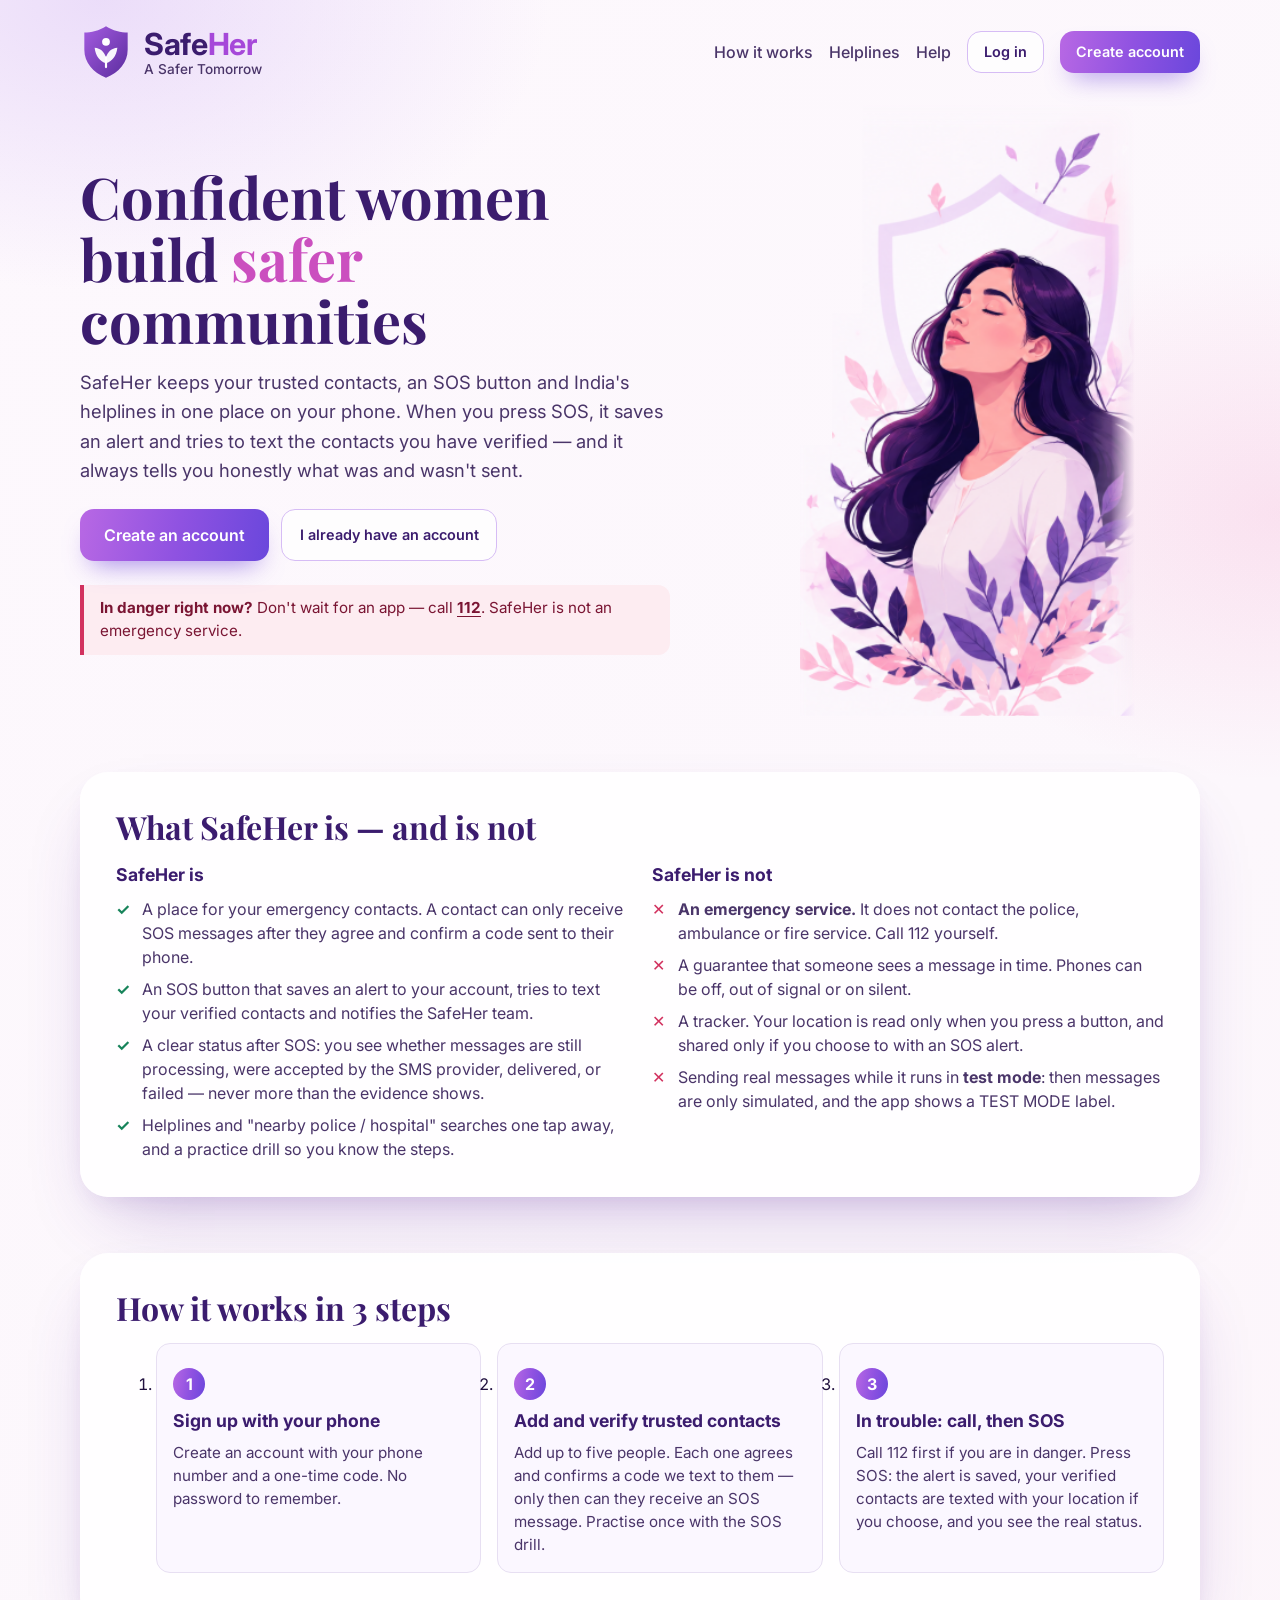
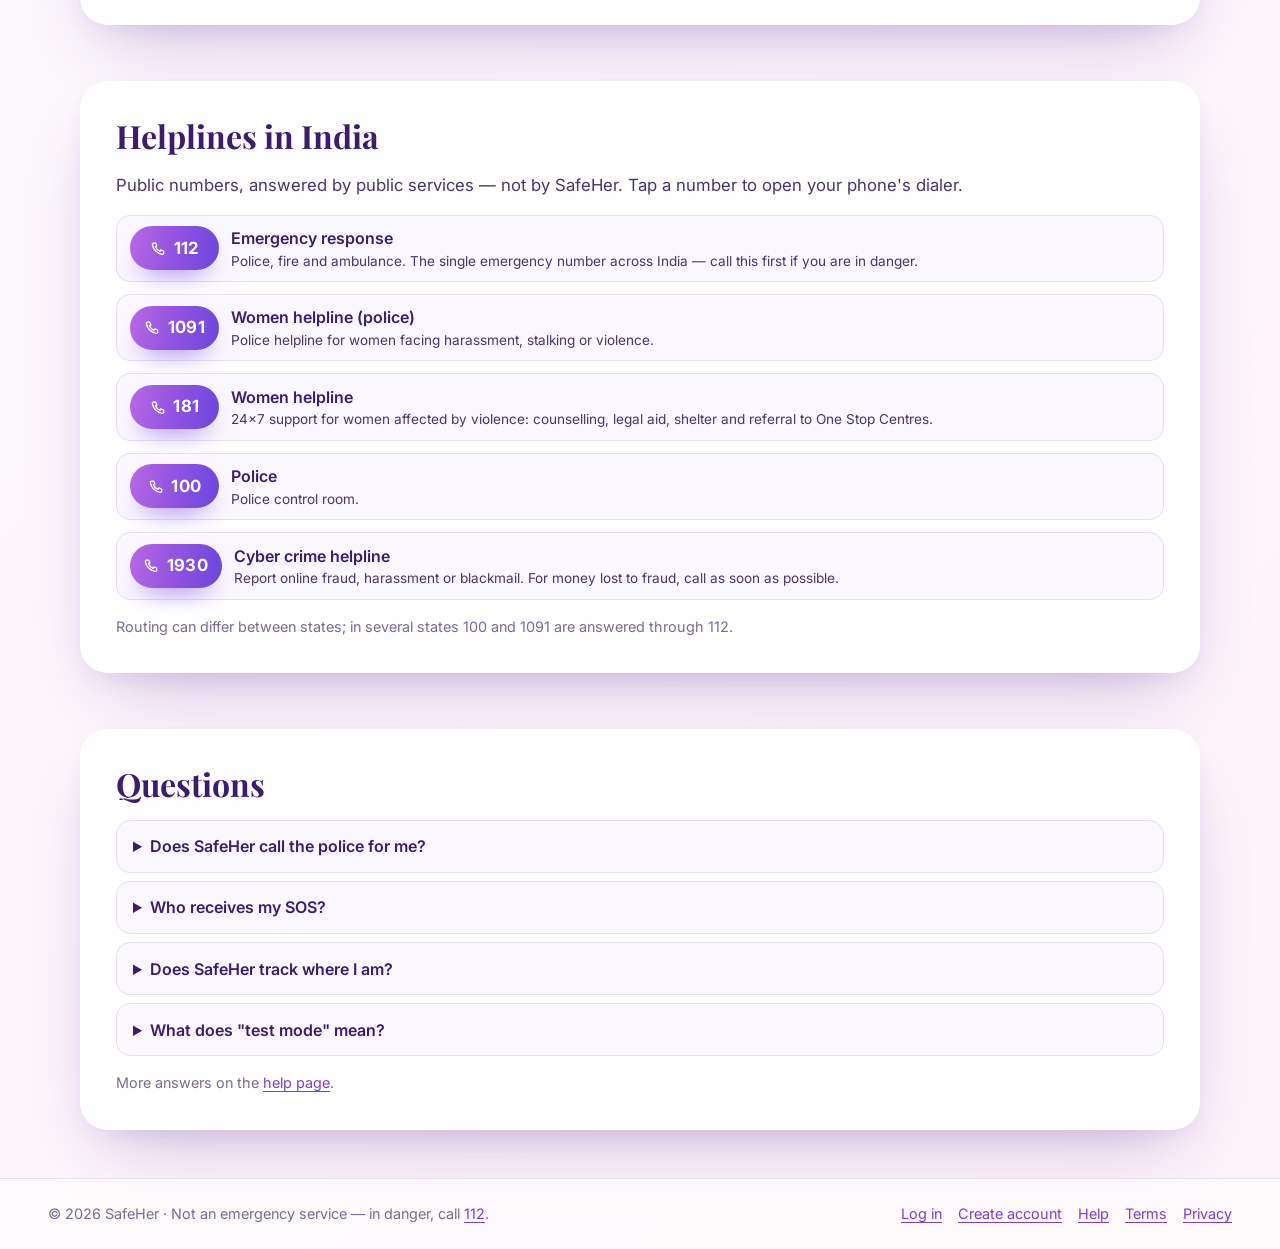
<file: index.html>
<!doctype html>
<html lang="en">
<head>
  <meta charset="utf-8">
  <meta name="viewport" content="width=device-width, initial-scale=1">
  <title>SafeHer</title>
  <script>
    // Live Server opens the project root. Send the browser to the public landing page, and use "localhost" rather than
    // "127.0.0.1": Firebase phone sign-in only works on authorised domains, and the API's CORS list expects localhost.
    (function () {
      var host = location.hostname === "127.0.0.1" ? "localhost" : location.hostname;
      var target = location.protocol + "//" + host + (location.port ? ":" + location.port : "") + "/frontend/home.html";
      location.replace(target);
    })();
  </script>
  <style>
    body { margin: 0; min-height: 100vh; display: grid; place-items: center; font-family: system-ui, sans-serif; background: #faf7fd; color: #2a1846; }
    a { color: #7c3aed; }
  </style>
</head>
<body>
  <p>Opening SafeHer… If nothing happens, open <a href="frontend/home.html">the home page</a>.</p>
</body>
</html>
</file>
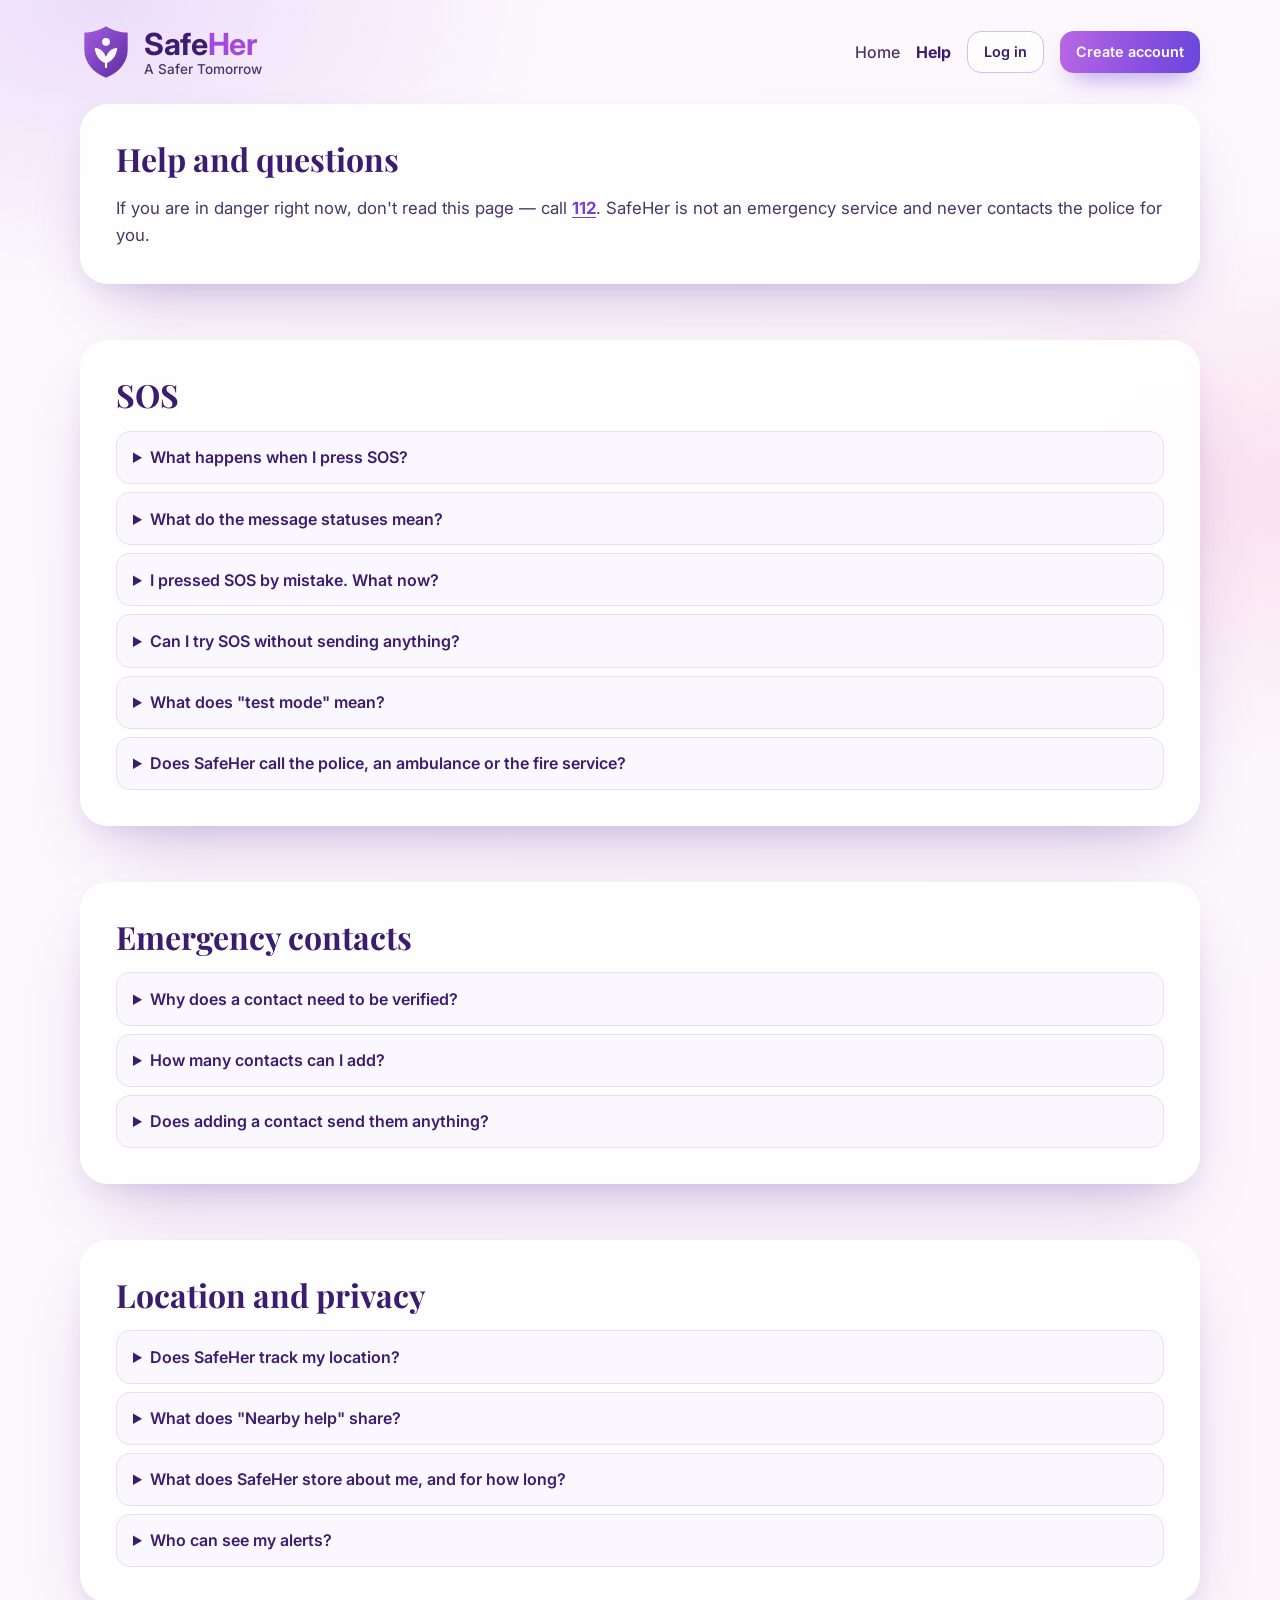
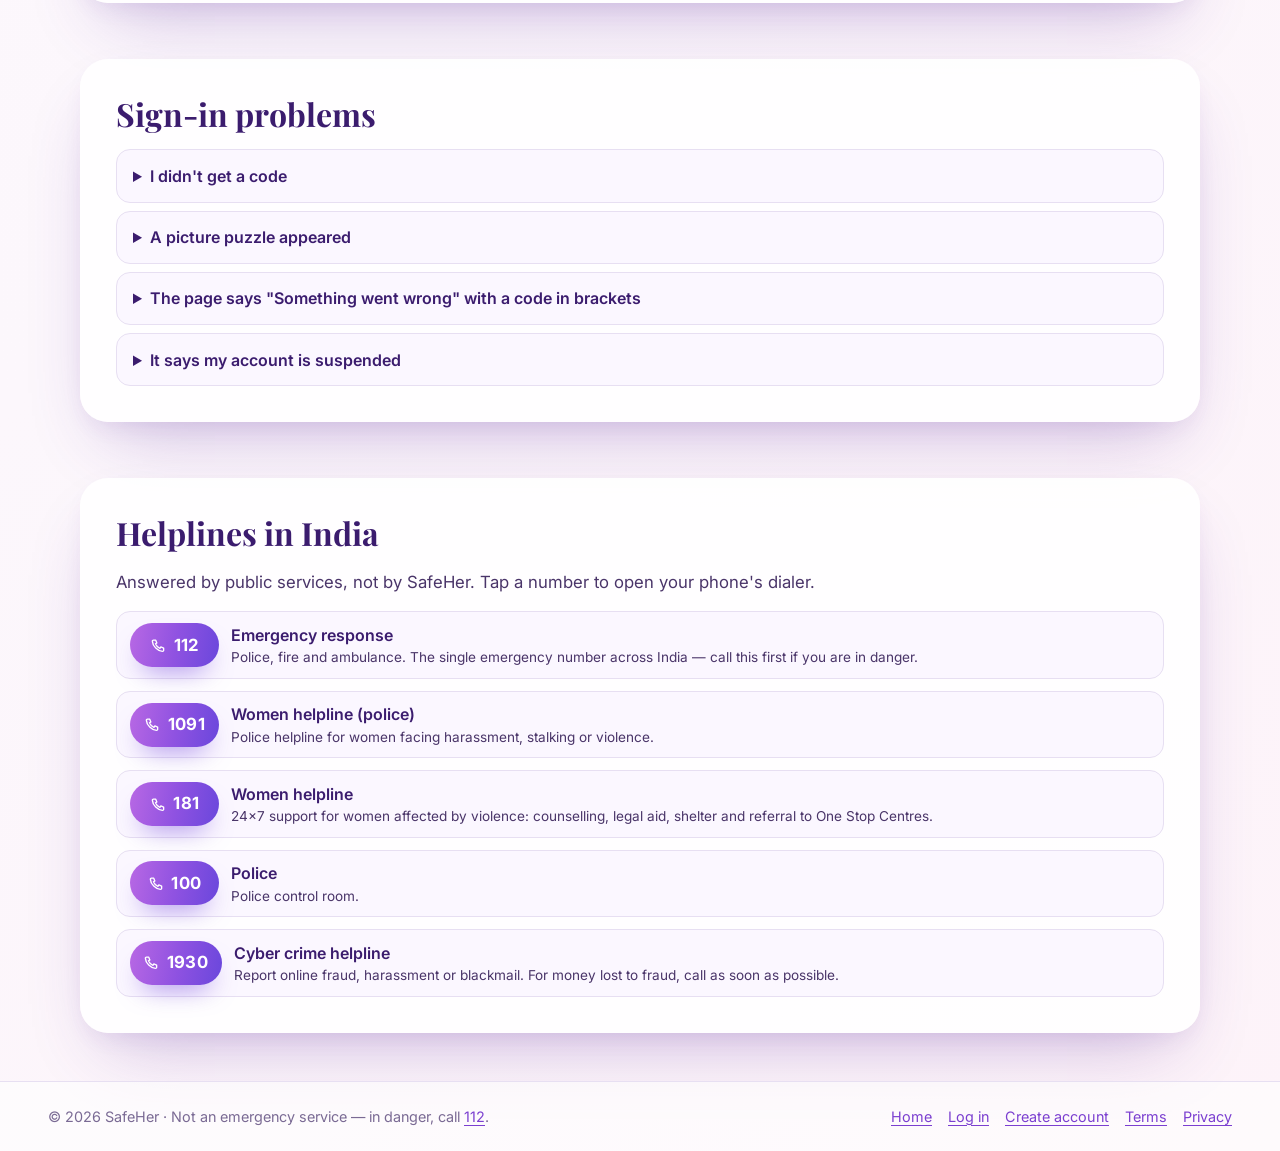
<file: frontend/help.html>
<!doctype html>
<html lang="en">
<head>
  <meta charset="utf-8">
  <meta name="viewport" content="width=device-width, initial-scale=1">
  <title>Help · SafeHer</title>
  <meta name="description" content="Answers about SafeHer: SOS, emergency contacts, location, test mode, privacy and sign-in problems.">
  <meta name="theme-color" content="#f6edff">
  <link rel="icon" type="image/svg+xml" href="assets/icons/logo.svg">
  <link rel="preconnect" href="https://fonts.googleapis.com">
  <link rel="preconnect" href="https://fonts.gstatic.com" crossorigin>
  <link rel="stylesheet" href="https://fonts.googleapis.com/css2?family=Inter:wght@400;500;600;700&family=Playfair+Display:wght@700;800&display=swap">
  <link rel="stylesheet" href="css/styles.css">
  <link rel="stylesheet" href="css/helplines.css">
  <link rel="stylesheet" href="css/public.css">
</head>
<body>
  <a class="skip-link" href="#main">Skip to content</a>
  <div class="pub">
    <div class="pub-glow" aria-hidden="true"></div>

    <header class="pub-header">
      <a class="brand__link" href="home.html" aria-label="SafeHer home">
        <img class="brand__logo" src="assets/icons/logo.svg" alt="" width="52" height="56">
        <span class="brand__text">
          <span class="brand__name">Safe<span>Her</span></span>
          <span class="brand__tagline">A Safer Tomorrow</span>
        </span>
      </a>
      <nav class="pub-nav" aria-label="Site">
        <a class="pub-nav__link" href="home.html">Home</a>
        <a class="pub-nav__link" href="help.html" aria-current="page">Help</a>
        <a class="btn btn--outline" href="login.html">Log in</a>
        <a class="btn btn--primary" href="register.html">Create account</a>
      </nav>
    </header>

    <main class="pub-main" id="main">
      <section class="pub-card" aria-labelledby="help-title">
        <h1 class="pub-h2" id="help-title">Help and questions</h1>
        <p class="pub-lead">If you are in danger right now, don't read this page — call <a href="#" data-emergency-call><strong data-emergency-number></strong></a>. SafeHer is not an emergency service and never contacts the police for you.</p>
      </section>

      <section class="pub-card" aria-labelledby="sos-q">
        <h2 class="pub-h2" id="sos-q">SOS</h2>
        <div class="faq">
          <details>
            <summary>What happens when I press SOS?</summary>
            <ul>
              <li>An alert is saved to your account, even if your location can't be found.</li>
              <li>SafeHer tries to text every emergency contact who has agreed and verified their number. Your location is included only if you ticked "Share my current location".</li>
              <li>The alert appears in the SafeHer admin console, and registered admin devices get a short notice. The console may not be watched at all times.</li>
              <li>You then see two separate things: <strong>Alert created</strong>, and the message status.</li>
            </ul>
          </details>
          <details>
            <summary>What do the message statuses mean?</summary>
            <ul>
              <li><strong>Processing</strong> — messages are still being sent or retried.</li>
              <li><strong>Nobody was messaged</strong> — none of your contacts is verified and has agreed yet.</li>
              <li><strong>Test only — nothing sent</strong> — SafeHer is in test mode; messages are simulated.</li>
              <li><strong>Accepted by SMS provider</strong> — the SMS service took the message. That does not prove the person received it.</li>
              <li><strong>Delivered</strong> — the SMS service reported delivery to the phone.</li>
              <li><strong>Partially delivered</strong> / <strong>Delivery failed</strong> — some or all messages could not be sent. Call your contacts yourself.</li>
            </ul>
          </details>
          <details>
            <summary>I pressed SOS by mistake. What now?</summary>
            <p>Press <strong>Cancel this alert</strong> on the SOS screen or in Recent activity. Messages that were not sent yet are stopped. Messages already sent cannot be recalled, so you may want to tell your contacts you are safe.</p>
          </details>
          <details>
            <summary>Can I try SOS without sending anything?</summary>
            <p>Yes. On the dashboard, press <strong>Practise SOS (drill)</strong>. It walks through the same steps, creates no alert, sends nothing and does not dial any number. Finishing it ticks the "Get ready" checklist.</p>
          </details>
          <details>
            <summary>What does "test mode" mean?</summary>
            <p>While SafeHer runs in test mode, every SOS message and verification code is simulated: nothing is sent to anyone. The app shows a TEST MODE label wherever this matters.</p>
          </details>
          <details>
            <summary>Does SafeHer call the police, an ambulance or the fire service?</summary>
            <p>No, never. Call <span data-emergency-number></span> or one of the helplines below yourself.</p>
          </details>
        </div>
      </section>

      <section class="pub-card" aria-labelledby="contacts-q">
        <h2 class="pub-h2" id="contacts-q">Emergency contacts</h2>
        <div class="faq">
          <details>
            <summary>Why does a contact need to be verified?</summary>
            <p>So messages go only to a correct number belonging to someone who agreed to receive them. You tick that the person agreed, then SafeHer texts them a 6-digit code which they read back to you. Your own sign-in never verifies someone else's number.</p>
          </details>
          <details>
            <summary>How many contacts can I add?</summary>
            <p>Up to five. Changing a contact's phone number removes their verification, so they need to confirm the new number.</p>
          </details>
          <details>
            <summary>Does adding a contact send them anything?</summary>
            <p>No. Only pressing <strong>Verify</strong> sends them a code (simulated in test mode), and only an SOS sends them an alert message.</p>
          </details>
        </div>
      </section>

      <section class="pub-card" aria-labelledby="privacy-q">
        <h2 class="pub-h2" id="privacy-q">Location and privacy</h2>
        <div class="faq">
          <details>
            <summary>Does SafeHer track my location?</summary>
            <p>No. Your browser's location is read only when you press a button that needs it — "Show my current location", "Use my location" under Nearby help, or SOS with "Share my current location" ticked. It is saved only in that last case, as part of the alert.</p>
          </details>
          <details>
            <summary>What does "Nearby help" share?</summary>
            <p>It opens a Google Maps search in a new tab, so Google sees your search. If you pressed "Use my location" first, Google also sees those coordinates. SafeHer itself sends and stores nothing for this.</p>
          </details>
          <details>
            <summary>What does SafeHer store about me, and for how long?</summary>
            <ul>
              <li>Your name, verified phone number and the date you accepted the terms.</li>
              <li>Your emergency contacts (name, number, relationship, whether they verified and agreed).</li>
              <li>Your SOS alerts with their message status, and your location only if you chose to share it. Closed alerts are deleted automatically after the retention period (90 days by default).</li>
              <li>Incident reports you file, and whether you finished an SOS drill.</li>
            </ul>
            <p>Deleting your whole account from inside the app is not available yet.</p>
          </details>
          <details>
            <summary>Who can see my alerts?</summary>
            <p>You, and the SafeHer administrators. Lists show administrators only masked numbers; opening an alert's details (including any location) is recorded in an audit log.</p>
          </details>
        </div>
      </section>

      <section class="pub-card" aria-labelledby="signin-q">
        <h2 class="pub-h2" id="signin-q">Sign-in problems</h2>
        <div class="faq">
          <details>
            <summary>I didn't get a code</summary>
            <p>Check the country and the number, then wait 30 seconds and press <strong>Resend code</strong>. If no code arrives after that, SMS to your number may not be available right now; try again later.</p>
          </details>
          <details>
            <summary>A picture puzzle appeared</summary>
            <p>That is Google's reCAPTCHA check, which protects the sign-in from abuse. Complete it and the code is sent.</p>
          </details>
          <details>
            <summary>The page says "Something went wrong" with a code in brackets</summary>
            <p>Reload the page completely (Ctrl+F5 on a computer) and try again. If it happens again, note the code in brackets — it tells the SafeHer team what failed.</p>
          </details>
          <details>
            <summary>It says my account is suspended</summary>
            <p>An administrator has paused the account, and it can't be used until they reactivate it.</p>
          </details>
        </div>
      </section>

      <section class="pub-card" id="helplines" aria-labelledby="helplines-title">
        <h2 class="pub-h2" id="helplines-title">Helplines in India</h2>
        <p class="pub-lead">Answered by public services, not by SafeHer. Tap a number to open your phone's dialer.</p>
        <ul class="helplines helplines--spaced" id="helplines-list" aria-label="Helpline numbers"></ul>
      </section>
    </main>

    <footer class="pub-footer">
      <div class="pub-footer__inner">
        <span>© <span id="year"></span> SafeHer · Not an emergency service — in danger, call <a href="#" data-emergency-call><span data-emergency-number></span></a>.</span>
        <nav aria-label="Footer">
          <a href="home.html">Home</a>
          <a href="login.html">Log in</a>
          <a href="register.html">Create account</a>
          <a href="terms.html">Terms</a>
          <a href="privacy.html">Privacy</a>
        </nav>
      </div>
    </footer>
  </div>
  <script type="module" src="js/public.js"></script>
</body>
</html>
</file>
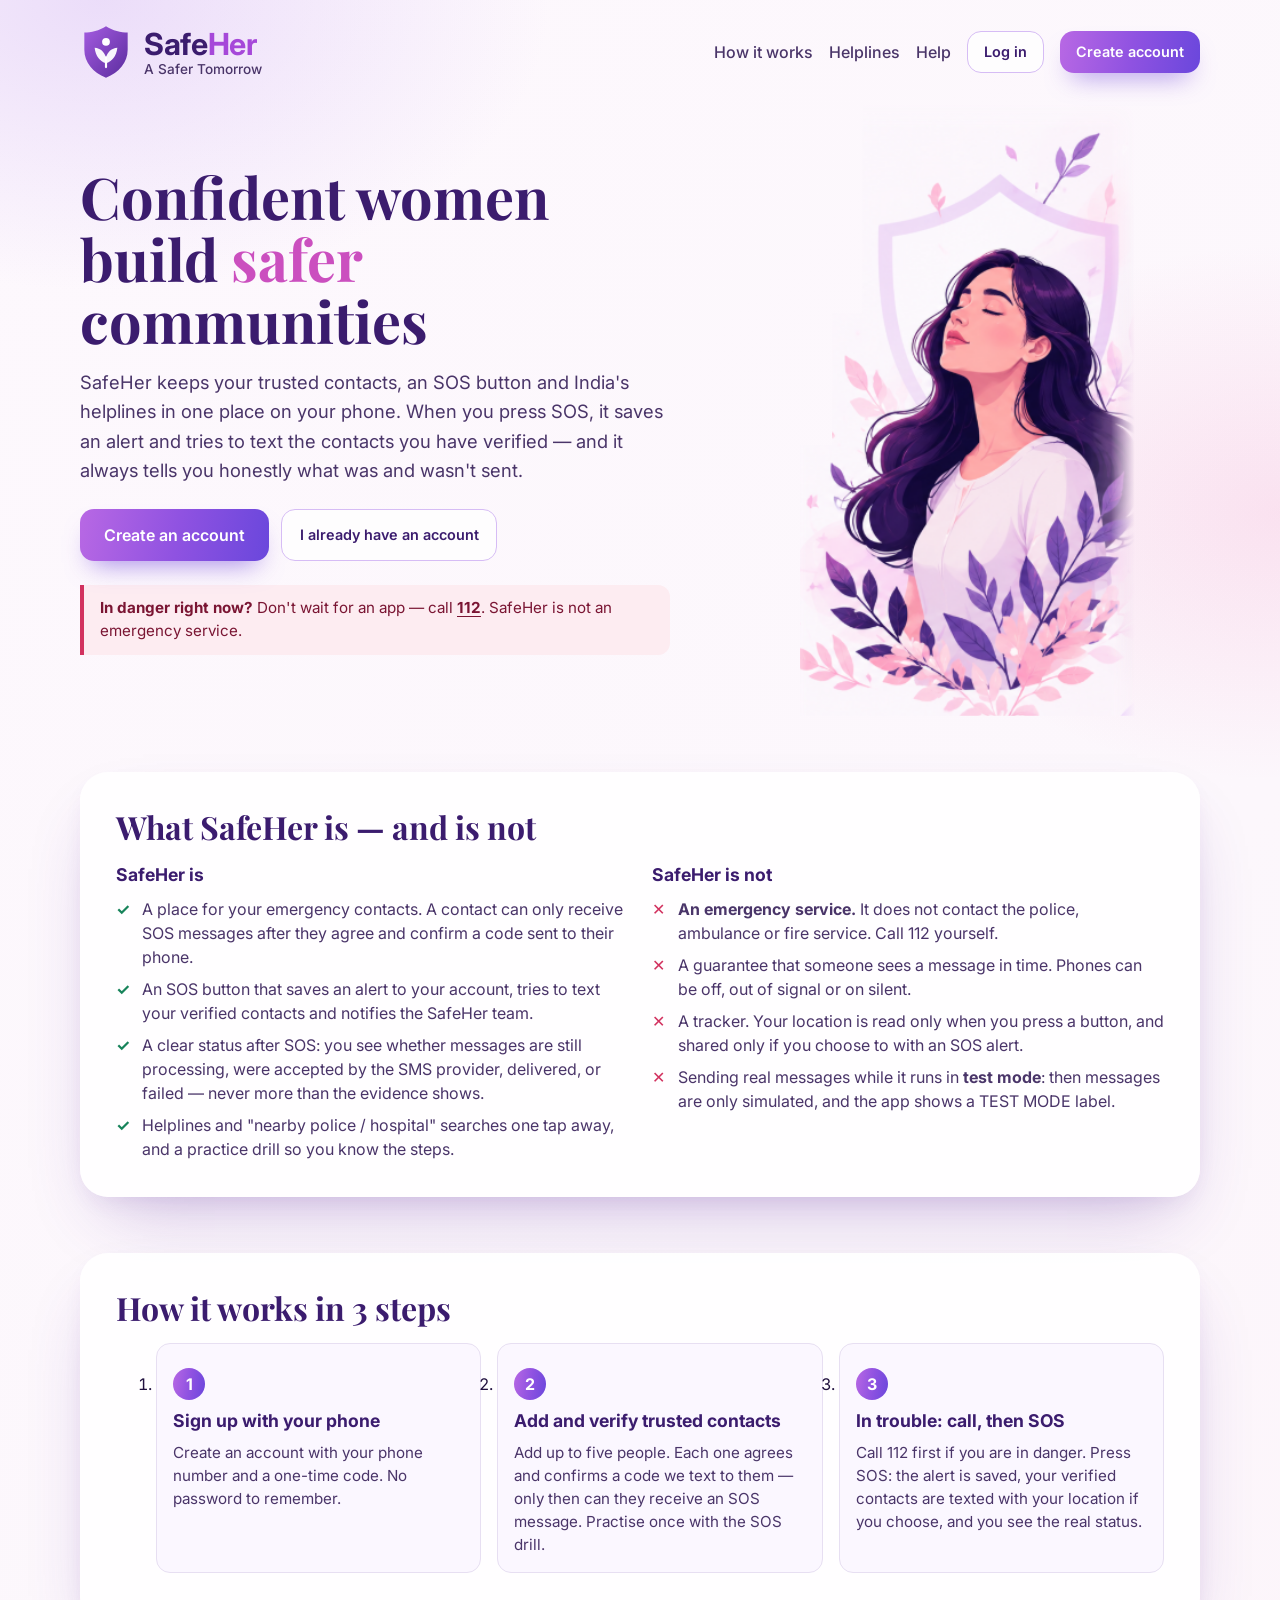
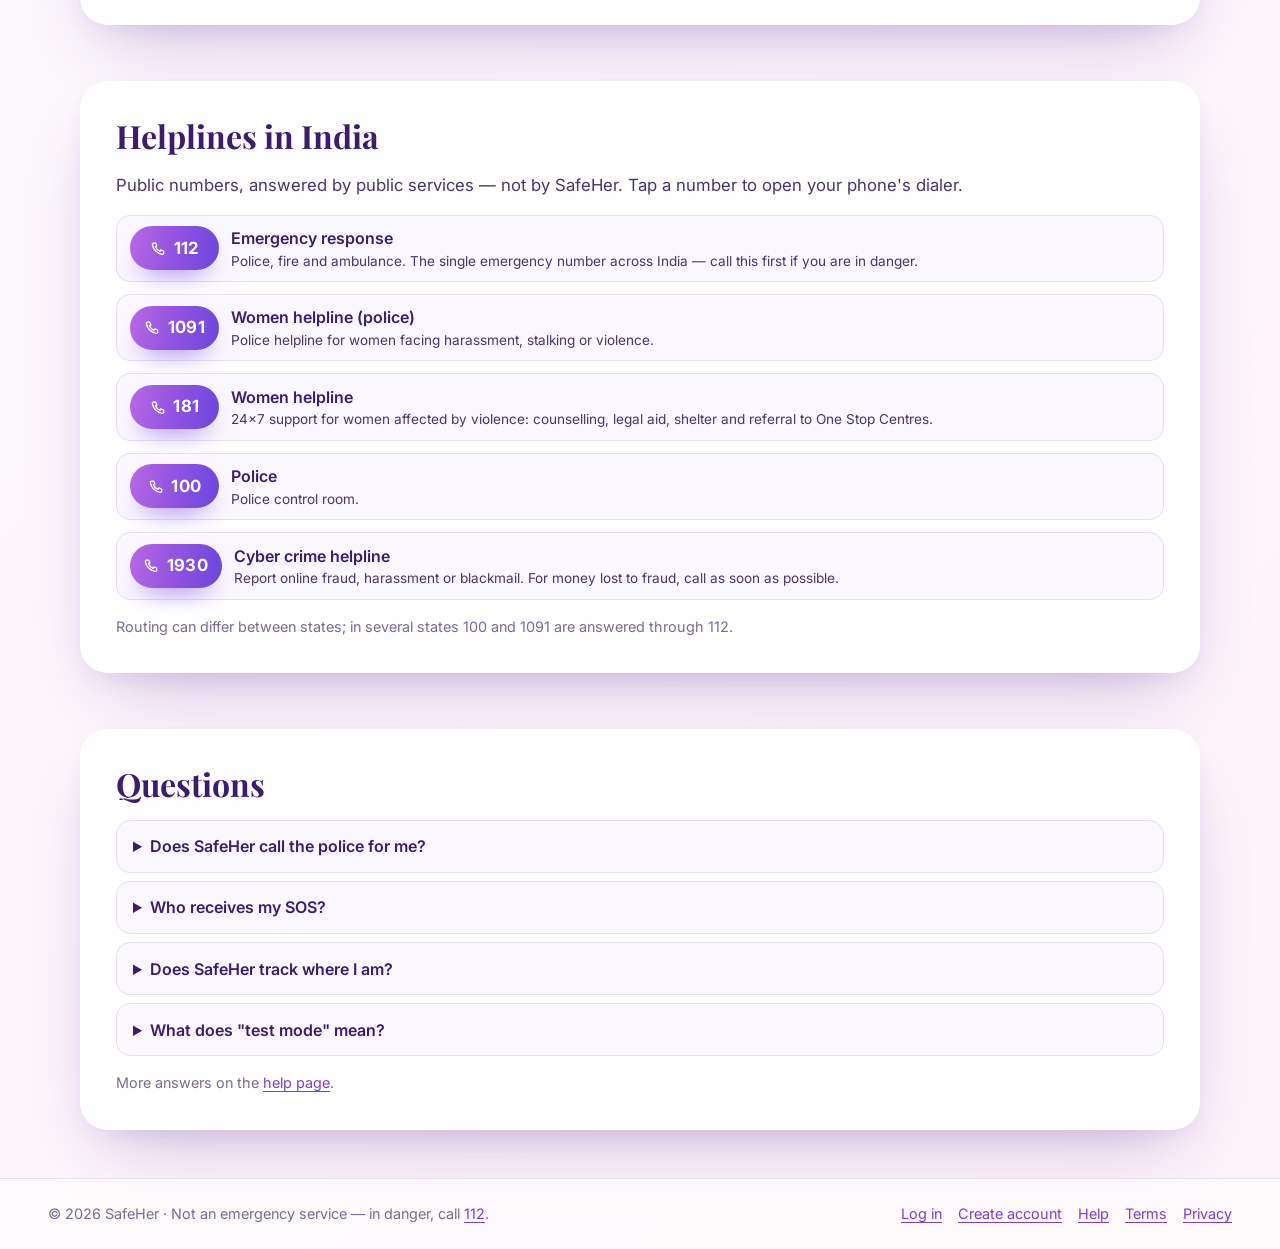
<file: frontend/home.html>
<!doctype html>
<html lang="en">
<head>
  <meta charset="utf-8">
  <meta name="viewport" content="width=device-width, initial-scale=1">
  <title>SafeHer · A safety companion for your phone</title>
  <meta name="description" content="SafeHer keeps your emergency contacts, an SOS button and India's helplines in one place. It is not an emergency service: in danger, call 112.">
  <meta name="theme-color" content="#f6edff">
  <link rel="icon" type="image/svg+xml" href="assets/icons/logo.svg">
  <link rel="preconnect" href="https://fonts.googleapis.com">
  <link rel="preconnect" href="https://fonts.gstatic.com" crossorigin>
  <link rel="stylesheet" href="https://fonts.googleapis.com/css2?family=Inter:wght@400;500;600;700&family=Playfair+Display:wght@700;800&display=swap">
  <link rel="stylesheet" href="css/styles.css">
  <link rel="stylesheet" href="css/helplines.css">
  <link rel="stylesheet" href="css/public.css">
</head>
<body>
  <a class="skip-link" href="#main">Skip to content</a>
  <div class="pub">
    <div class="pub-glow" aria-hidden="true"></div>

    <header class="pub-header">
      <a class="brand__link" href="home.html" aria-label="SafeHer home">
        <img class="brand__logo" src="assets/icons/logo.svg" alt="" width="52" height="56">
        <span class="brand__text">
          <span class="brand__name">Safe<span>Her</span></span>
          <span class="brand__tagline">A Safer Tomorrow</span>
        </span>
      </a>
      <nav class="pub-nav" aria-label="Site">
        <a class="pub-nav__link" href="#how">How it works</a>
        <a class="pub-nav__link" href="#helplines">Helplines</a>
        <a class="pub-nav__link" href="help.html">Help</a>
        <a class="btn btn--outline" href="login.html" id="nav-login">Log in</a>
        <a class="btn btn--primary" href="register.html" id="nav-register">Create account</a>
      </nav>
    </header>

    <main class="pub-main" id="main">
      <section class="hero" aria-labelledby="hero-title">
        <div>
          <h1 class="hero__title" id="hero-title">Confident women build <span>safer</span> communities</h1>
          <p class="hero__lead">SafeHer keeps your trusted contacts, an SOS button and India's helplines in one place on your phone. When you press SOS, it saves an alert and tries to text the contacts you have verified — and it always tells you honestly what was and wasn't sent.</p>
          <div class="hero__actions">
            <a class="btn btn--primary" href="register.html">Create an account</a>
            <a class="btn btn--outline" href="login.html">I already have an account</a>
          </div>
          <p class="hero__urgent" role="note"><strong>In danger right now?</strong> Don't wait for an app — call <a href="#" data-emergency-call><span data-emergency-number></span></a>. SafeHer is not an emergency service.</p>
        </div>
        <figure class="hero__art">
          <!-- Same crop as the login page: only the illustration part of the supplied design is shown. -->
          <div class="hero-art__frame">
            <img src="assets/images/hero-woman.png" alt="Illustration of a confident woman with long dark wavy hair, eyes closed and chin lifted, among soft pink and purple leaves" width="963" height="542">
          </div>
        </figure>
      </section>

      <section class="pub-card" aria-labelledby="what-title">
        <h2 class="pub-h2" id="what-title">What SafeHer is — and is not</h2>
        <div class="two-col">
          <div>
            <h3 class="pub-h3">SafeHer is</h3>
            <ul class="ticks" id="is-list">
              <li>A place for your emergency contacts. A contact can only receive SOS messages after they agree and confirm a code sent to their phone.</li>
              <li>An SOS button that saves an alert to your account, tries to text your verified contacts and notifies the SafeHer team.</li>
              <li>A clear status after SOS: you see whether messages are still processing, were accepted by the SMS provider, delivered, or failed — never more than the evidence shows.</li>
              <li>Helplines and "nearby police / hospital" searches one tap away, and a practice drill so you know the steps.</li>
            </ul>
          </div>
          <div>
            <h3 class="pub-h3">SafeHer is not</h3>
            <ul class="ticks ticks--no" id="isnt-list">
              <li><strong>An emergency service.</strong> It does not contact the police, ambulance or fire service. Call <span data-emergency-number></span> yourself.</li>
              <li>A guarantee that someone sees a message in time. Phones can be off, out of signal or on silent.</li>
              <li>A tracker. Your location is read only when you press a button, and shared only if you choose to with an SOS alert.</li>
              <li>Sending real messages while it runs in <strong>test mode</strong>: then messages are only simulated, and the app shows a TEST MODE label.</li>
            </ul>
          </div>
        </div>
      </section>

      <section class="pub-card" id="how" aria-labelledby="how-title">
        <h2 class="pub-h2" id="how-title">How it works in 3 steps</h2>
        <ol class="steps">
          <li class="step">
            <h3 class="pub-h3">Sign up with your phone</h3>
            <p>Create an account with your phone number and a one-time code. No password to remember.</p>
          </li>
          <li class="step">
            <h3 class="pub-h3">Add and verify trusted contacts</h3>
            <p>Add up to five people. Each one agrees and confirms a code we text to them — only then can they receive an SOS message. Practise once with the SOS drill.</p>
          </li>
          <li class="step">
            <h3 class="pub-h3">In trouble: call, then SOS</h3>
            <p>Call <span data-emergency-number></span> first if you are in danger. Press SOS: the alert is saved, your verified contacts are texted with your location if you choose, and you see the real status.</p>
          </li>
        </ol>
      </section>

      <section class="pub-card" id="helplines" aria-labelledby="helplines-title">
        <h2 class="pub-h2" id="helplines-title">Helplines in India</h2>
        <p class="pub-lead">Public numbers, answered by public services — not by SafeHer. Tap a number to open your phone's dialer.</p>
        <ul class="helplines helplines--spaced" id="helplines-list" aria-label="Helpline numbers"></ul>
        <p class="pub-note">Routing can differ between states; in several states 100 and 1091 are answered through 112.</p>
      </section>

      <section class="pub-card" id="faq" aria-labelledby="faq-title">
        <h2 class="pub-h2" id="faq-title">Questions</h2>
        <div class="faq">
          <details>
            <summary>Does SafeHer call the police for me?</summary>
            <p>No. SafeHer never contacts the police, ambulance or fire service. If you are in danger, call <span data-emergency-number></span> yourself — the SOS screen always shows a button for it.</p>
          </details>
          <details>
            <summary>Who receives my SOS?</summary>
            <p>Only the emergency contacts you added who have agreed and verified their number, plus the SafeHer team's admin console (which may not be watched at all times). Your location is included only if you choose to share it.</p>
          </details>
          <details>
            <summary>Does SafeHer track where I am?</summary>
            <p>No. The app reads your location only when you press a button that needs it, and saves it only if you attach it to an SOS alert.</p>
          </details>
          <details>
            <summary>What does "test mode" mean?</summary>
            <p>While SafeHer runs in test mode, SOS messages are simulated and nothing is sent to anyone. The app labels this clearly so it is never mistaken for a real message.</p>
          </details>
        </div>
        <p class="pub-note">More answers on the <a href="help.html">help page</a>.</p>
      </section>
    </main>

    <footer class="pub-footer">
      <div class="pub-footer__inner">
        <span>© <span id="year"></span> SafeHer · Not an emergency service — in danger, call <a href="#" data-emergency-call><span data-emergency-number></span></a>.</span>
        <nav aria-label="Footer">
          <a href="login.html">Log in</a>
          <a href="register.html">Create account</a>
          <a href="help.html">Help</a>
          <a href="terms.html">Terms</a>
          <a href="privacy.html">Privacy</a>
        </nav>
      </div>
    </footer>
  </div>
  <script type="module" src="js/public.js"></script>
</body>
</html>
</file>
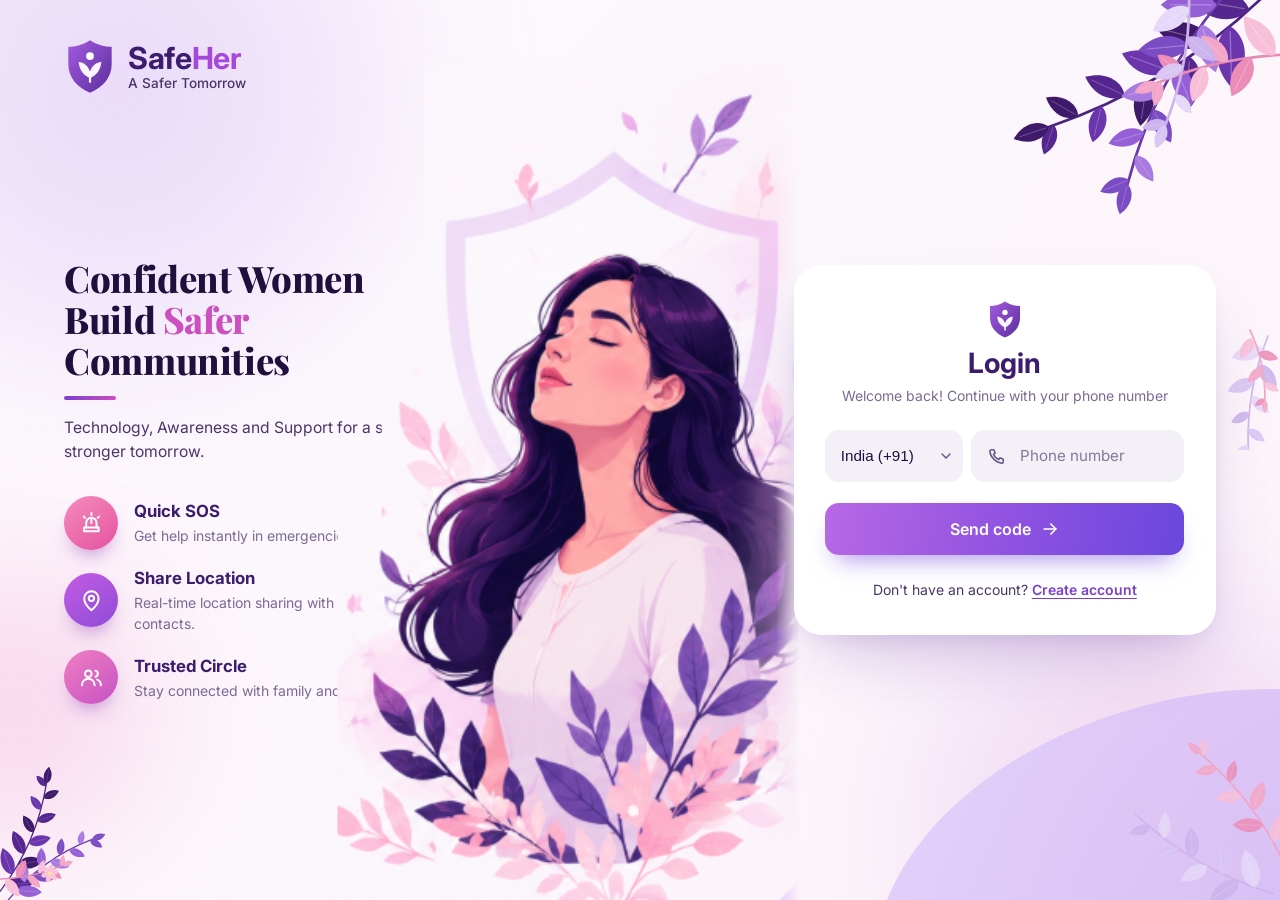
<file: frontend/login.html>
<!doctype html>
<html lang="en">
<head>
  <meta charset="utf-8">
  <meta name="viewport" content="width=device-width, initial-scale=1">
  <title>Login · SafeHer</title>
  <meta name="description" content="Log in to SafeHer with your phone number — quick SOS, location and your trusted circle for a safer tomorrow.">
  <meta name="theme-color" content="#f6edff">
  <link rel="icon" type="image/svg+xml" href="assets/icons/logo.svg">
  <link rel="preconnect" href="https://fonts.googleapis.com">
  <link rel="preconnect" href="https://fonts.gstatic.com" crossorigin>
  <link rel="stylesheet" href="https://fonts.googleapis.com/css2?family=Inter:wght@400;500;600;700&family=Playfair+Display:wght@700;800&display=swap">
  <link rel="stylesheet" href="css/styles.css">
  <link rel="stylesheet" href="css/animations.css">
</head>
<body>
  <a class="skip-link" href="#login-card">Skip to login form</a>

  <div class="page">
    <!-- Decorative background -->
    <div class="bg" aria-hidden="true">
      <span class="bg__glow bg__glow--lilac"></span>
      <span class="bg__glow bg__glow--pink"></span>
      <span class="bg__glow bg__glow--rose"></span>
      <span class="bg__wave"></span>
      <img class="decor decor--tr" src="assets/images/deco-top-right.svg" alt="">
      <img class="decor decor--bl" src="assets/images/deco-bottom-left.svg" alt="">
      <img class="decor decor--br" src="assets/images/deco-bottom-right.svg" alt="">
      <img class="decor decor--mr" src="assets/images/deco-mid-right.svg" alt="">
    </div>

    <header class="brand">
      <a class="brand__link" href="home.html" aria-label="SafeHer home">
        <img class="brand__logo" src="assets/icons/logo.svg" alt="" width="52" height="56">
        <span class="brand__text">
          <span class="brand__name">Safe<span>Her</span></span>
          <span class="brand__tagline">A Safer Tomorrow</span>
        </span>
      </a>
    </header>

    <!-- Login card (first in DOM so keyboard / screen-reader users reach the form first) -->
    <main class="card" id="login-card" aria-labelledby="login-title">
      <img class="card__logo" src="assets/icons/logo.svg" alt="" width="36" height="39">
      <h1 class="card__title" id="login-title">Login</h1>
      <p class="card__subtitle">Welcome back! Continue with your phone number</p>

      <div class="form-alert" id="form-alert" data-type="error" aria-live="assertive">
        <div class="form-alert__inner">
          <svg class="icon form-alert__icon" aria-hidden="true"><use href="assets/icons/sprite.svg#alert"/></svg>
          <span class="form-alert__text" id="form-alert-text"></span>
        </div>
      </div>

      <!-- Step 1: phone number -->
      <form class="form" id="phone-form" novalidate>
        <div class="form-group">
          <div class="phone-row">
            <div class="field field--select">
              <label class="sr-only" for="country">Country code</label>
              <select class="field__input field__select" id="country" name="country" autocomplete="tel-country-code"></select>
            </div>
            <div class="field">
              <label class="sr-only" for="phone">Phone number</label>
              <svg class="icon field__icon" aria-hidden="true"><use href="assets/icons/sprite.svg#phone"/></svg>
              <input class="field__input" id="phone" name="phone" type="tel" inputmode="tel" autocomplete="tel-national"
                     placeholder="Phone number" required maxlength="20" aria-describedby="phone-error">
            </div>
          </div>
          <p class="field-error" id="phone-error" aria-live="polite"><span></span></p>
        </div>

        <button class="btn btn--primary" type="submit" id="send-btn">
          <span class="btn__label">Send code</span>
          <svg class="icon btn__arrow" aria-hidden="true"><use href="assets/icons/sprite.svg#arrow-right"/></svg>
          <span class="btn__spinner" aria-hidden="true"></span>
        </button>
      </form>

      <!-- Step 2: verification code -->
      <form class="form" id="code-form" novalidate hidden>
        <p class="otp-hint">Enter the 6-digit code sent to <strong id="sent-to"></strong></p>
        <div class="form-group">
          <div class="field">
            <label class="sr-only" for="code">Verification code</label>
            <svg class="icon field__icon" aria-hidden="true"><use href="assets/icons/sprite.svg#lock"/></svg>
            <input class="field__input otp-input" id="code" name="code" type="text" inputmode="numeric"
                   autocomplete="one-time-code" placeholder="••••••" maxlength="7" aria-describedby="code-error">
          </div>
          <p class="field-error" id="code-error" aria-live="polite"><span></span></p>
        </div>

        <button class="btn btn--primary" type="submit" id="verify-btn">
          <span class="btn__label">Verify &amp; log in</span>
          <svg class="icon btn__arrow" aria-hidden="true"><use href="assets/icons/sprite.svg#arrow-right"/></svg>
          <span class="btn__spinner" aria-hidden="true"></span>
        </button>

        <div class="form-row">
          <button class="link-btn" type="button" id="resend-btn" disabled>
            <span class="btn__label">Resend code</span>
          </button>
          <button class="link-btn" type="button" id="change-btn">Change number</button>
        </div>
      </form>

      <div id="recaptcha-container" aria-hidden="true"></div>

      <p class="card__footer">Don't have an account? <a href="register.html">Create account</a></p>
    </main>

    <!-- Left-hand marketing copy -->
    <section class="hero-copy" aria-labelledby="hero-title">
      <h2 class="hero-copy__title" id="hero-title">Confident Women Build <span>Safer</span> Communities</h2>
      <span class="hero-copy__rule" aria-hidden="true"></span>
      <p class="hero-copy__lead">Technology, Awareness and Support for a safer, stronger tomorrow.</p>

      <ul class="features">
        <li class="feature">
          <span class="feature__icon feature__icon--pink" aria-hidden="true"><svg class="icon"><use href="assets/icons/sprite.svg#siren"/></svg></span>
          <span class="feature__body"><strong>Quick SOS</strong><span>Get help instantly in emergencies.</span></span>
        </li>
        <li class="feature">
          <span class="feature__icon feature__icon--violet" aria-hidden="true"><svg class="icon"><use href="assets/icons/sprite.svg#pin"/></svg></span>
          <span class="feature__body"><strong>Share Location</strong><span>Real-time location sharing with trusted contacts.</span></span>
        </li>
        <li class="feature">
          <span class="feature__icon feature__icon--rose" aria-hidden="true"><svg class="icon"><use href="assets/icons/sprite.svg#people"/></svg></span>
          <span class="feature__body"><strong>Trusted Circle</strong><span>Stay connected with family and friends.</span></span>
        </li>
      </ul>
    </section>

    <figure class="hero-art">
      <div class="hero-art__frame">
        <img src="assets/images/hero-woman.png" alt="Illustration of a confident woman with long dark wavy hair, eyes closed and chin lifted, among soft pink and purple leaves" width="963" height="542">
      </div>
    </figure>
  </div>

  <script type="module" src="js/login.js"></script>
</body>
</html>
</file>
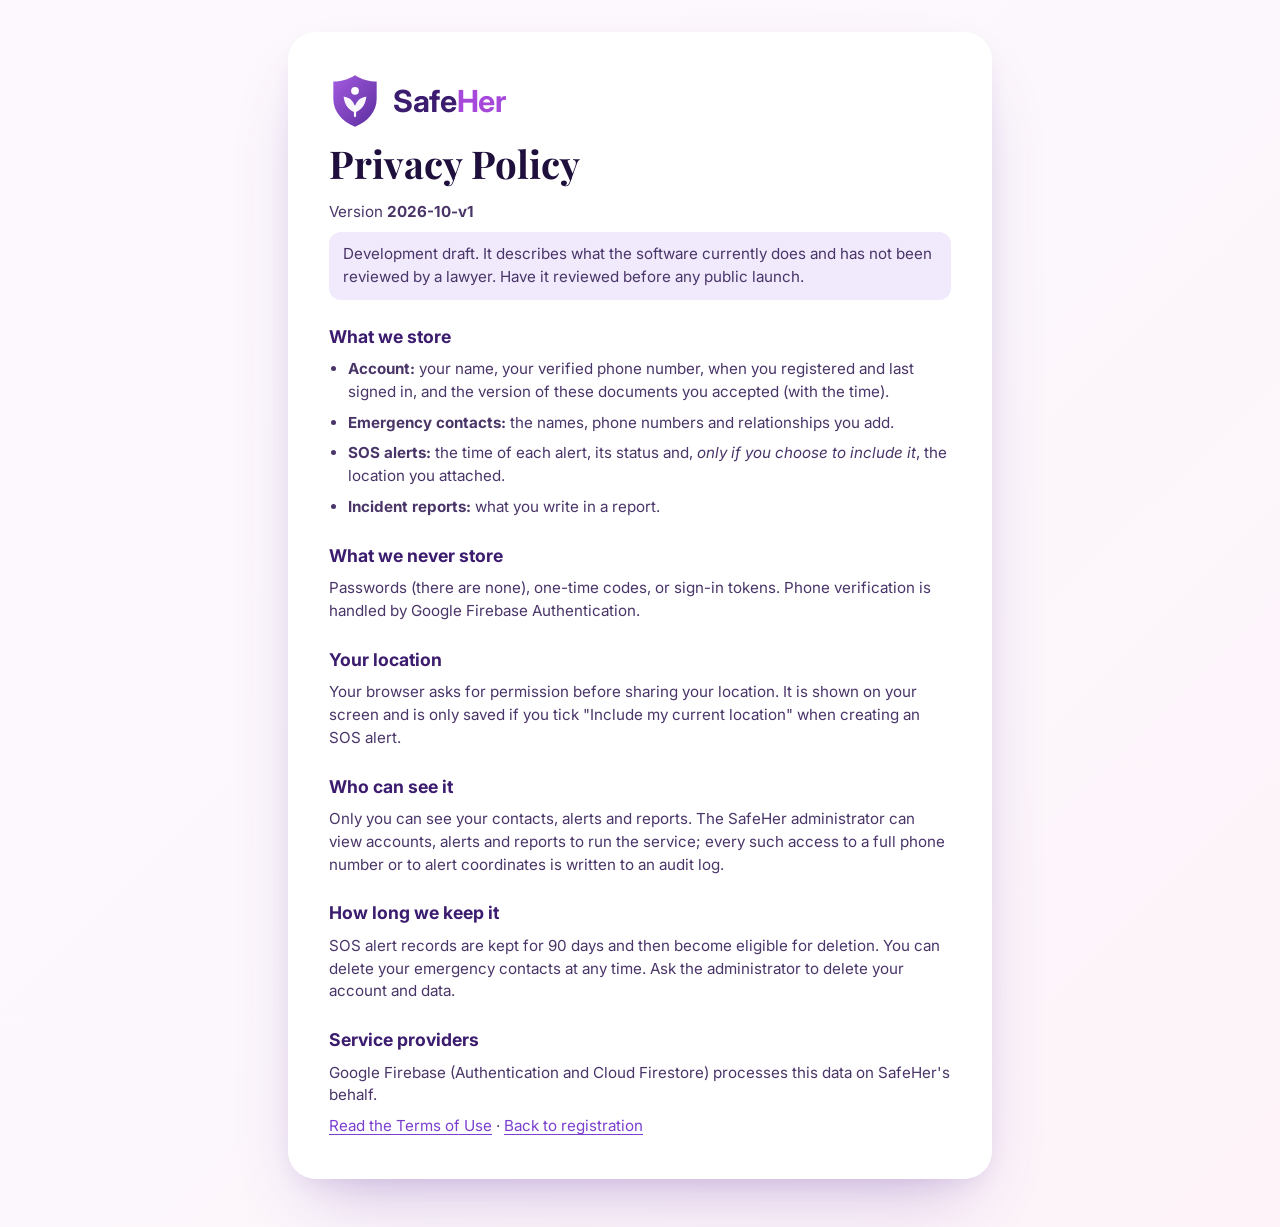
<file: frontend/privacy.html>
<!doctype html>
<html lang="en">
<head>
  <meta charset="utf-8">
  <meta name="viewport" content="width=device-width, initial-scale=1">
  <title>Privacy Policy · SafeHer</title>
  <meta name="robots" content="noindex">
  <link rel="icon" type="image/svg+xml" href="assets/icons/logo.svg">
  <link rel="stylesheet" href="https://fonts.googleapis.com/css2?family=Inter:wght@400;500;600;700&family=Playfair+Display:wght@700;800&display=swap">
  <link rel="stylesheet" href="css/styles.css">
</head>
<body>
  <main class="legal">
    <div class="legal__card">
      <a class="brand__link" href="login.html" aria-label="SafeHer home">
        <img class="brand__logo" src="assets/icons/logo.svg" alt="" width="44" height="48">
        <span class="brand__text"><span class="brand__name">Safe<span>Her</span></span></span>
      </a>
      <h1>Privacy Policy</h1>
      <p>Version <strong>2026-10-v1</strong></p>
      <p class="legal__draft">Development draft. It describes what the software currently does and has not been reviewed by a lawyer. Have it reviewed before any public launch.</p>

      <h2>What we store</h2>
      <ul>
        <li><strong>Account:</strong> your name, your verified phone number, when you registered and last signed in, and the version of these documents you accepted (with the time).</li>
        <li><strong>Emergency contacts:</strong> the names, phone numbers and relationships you add.</li>
        <li><strong>SOS alerts:</strong> the time of each alert, its status and, <em>only if you choose to include it</em>, the location you attached.</li>
        <li><strong>Incident reports:</strong> what you write in a report.</li>
      </ul>

      <h2>What we never store</h2>
      <p>Passwords (there are none), one-time codes, or sign-in tokens. Phone verification is handled by Google Firebase Authentication.</p>

      <h2>Your location</h2>
      <p>Your browser asks for permission before sharing your location. It is shown on your screen and is only saved if you tick "Include my current location" when creating an SOS alert.</p>

      <h2>Who can see it</h2>
      <p>Only you can see your contacts, alerts and reports. The SafeHer administrator can view accounts, alerts and reports to run the service; every such access to a full phone number or to alert coordinates is written to an audit log.</p>

      <h2>How long we keep it</h2>
      <p>SOS alert records are kept for 90 days and then become eligible for deletion. You can delete your emergency contacts at any time. Ask the administrator to delete your account and data.</p>

      <h2>Service providers</h2>
      <p>Google Firebase (Authentication and Cloud Firestore) processes this data on SafeHer's behalf.</p>

      <p><a href="terms.html">Read the Terms of Use</a> · <a href="register.html">Back to registration</a></p>
    </div>
  </main>
</body>
</html>
</file>
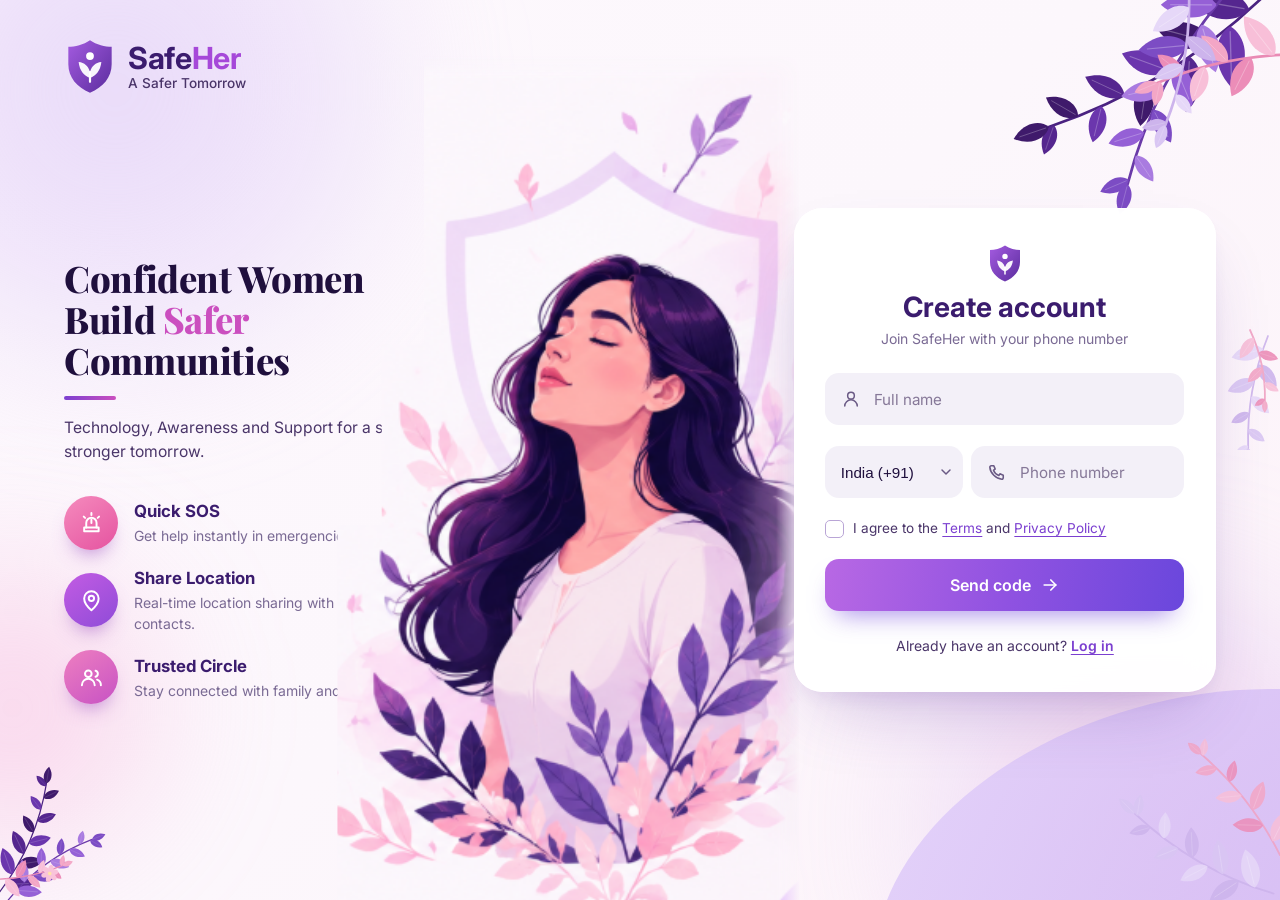
<file: frontend/register.html>
<!doctype html>
<html lang="en">
<head>
  <meta charset="utf-8">
  <meta name="viewport" content="width=device-width, initial-scale=1">
  <title>Create account · SafeHer</title>
  <meta name="description" content="Create your SafeHer account — quick SOS, live location sharing and your trusted circle.">
  <meta name="theme-color" content="#f6edff">
  <link rel="icon" type="image/svg+xml" href="assets/icons/logo.svg">
  <link rel="preconnect" href="https://fonts.googleapis.com">
  <link rel="preconnect" href="https://fonts.gstatic.com" crossorigin>
  <link rel="stylesheet" href="https://fonts.googleapis.com/css2?family=Inter:wght@400;500;600;700&family=Playfair+Display:wght@700;800&display=swap">
  <link rel="stylesheet" href="css/styles.css">
  <link rel="stylesheet" href="css/animations.css">
</head>
<body>
  <a class="skip-link" href="#register-card">Skip to registration form</a>

  <div class="page">
    <!-- Decorative background -->
    <div class="bg" aria-hidden="true">
      <span class="bg__glow bg__glow--lilac"></span>
      <span class="bg__glow bg__glow--pink"></span>
      <span class="bg__glow bg__glow--rose"></span>
      <span class="bg__wave"></span>
      <img class="decor decor--tr" src="assets/images/deco-top-right.svg" alt="">
      <img class="decor decor--bl" src="assets/images/deco-bottom-left.svg" alt="">
      <img class="decor decor--br" src="assets/images/deco-bottom-right.svg" alt="">
      <img class="decor decor--mr" src="assets/images/deco-mid-right.svg" alt="">
    </div>

    <header class="brand">
      <a class="brand__link" href="home.html" aria-label="SafeHer home">
        <img class="brand__logo" src="assets/icons/logo.svg" alt="" width="52" height="56">
        <span class="brand__text">
          <span class="brand__name">Safe<span>Her</span></span>
          <span class="brand__tagline">A Safer Tomorrow</span>
        </span>
      </a>
    </header>

    <!-- Registration card -->
    <main class="card" id="register-card" aria-labelledby="register-title">
      <img class="card__logo" src="assets/icons/logo.svg" alt="" width="36" height="39">
      <h1 class="card__title" id="register-title">Create account</h1>
      <p class="card__subtitle">Join SafeHer with your phone number</p>

      <div class="form-alert" id="form-alert" data-type="error" aria-live="assertive">
        <div class="form-alert__inner">
          <svg class="icon form-alert__icon" aria-hidden="true"><use href="assets/icons/sprite.svg#alert"/></svg>
          <span class="form-alert__text" id="form-alert-text"></span>
        </div>
      </div>

      <!-- Step 1: details -->
      <form class="form" id="phone-form" novalidate>
        <div class="form-group">
          <div class="field">
            <label class="sr-only" for="name">Full name</label>
            <svg class="icon field__icon" aria-hidden="true"><use href="assets/icons/sprite.svg#user"/></svg>
            <input class="field__input" id="name" name="name" type="text" autocomplete="name"
                   placeholder="Full name" required maxlength="60" aria-describedby="name-error">
          </div>
          <p class="field-error" id="name-error" aria-live="polite"><span></span></p>
        </div>

        <div class="form-group">
          <div class="phone-row">
            <div class="field field--select">
              <label class="sr-only" for="country">Country code</label>
              <select class="field__input field__select" id="country" name="country" autocomplete="tel-country-code"></select>
            </div>
            <div class="field">
              <label class="sr-only" for="phone">Phone number</label>
              <svg class="icon field__icon" aria-hidden="true"><use href="assets/icons/sprite.svg#phone"/></svg>
              <input class="field__input" id="phone" name="phone" type="tel" inputmode="tel" autocomplete="tel-national"
                     placeholder="Phone number" required maxlength="20" aria-describedby="phone-error">
            </div>
          </div>
          <p class="field-error" id="phone-error" aria-live="polite"><span></span></p>
        </div>

        <div class="form-group">
          <label class="checkbox checkbox--consent">
            <input type="checkbox" id="consent" name="consent" aria-describedby="consent-error">
            <span class="checkbox__box" aria-hidden="true"><svg class="icon"><use href="assets/icons/sprite.svg#check"/></svg></span>
            <span class="checkbox__label">I agree to the <a href="terms.html" target="_blank" rel="noopener">Terms</a> and
              <a href="privacy.html" target="_blank" rel="noopener">Privacy Policy</a></span>
          </label>
          <p class="field-error" id="consent-error" aria-live="polite"><span></span></p>
        </div>

        <button class="btn btn--primary" type="submit" id="send-btn">
          <span class="btn__label">Send code</span>
          <svg class="icon btn__arrow" aria-hidden="true"><use href="assets/icons/sprite.svg#arrow-right"/></svg>
          <span class="btn__spinner" aria-hidden="true"></span>
        </button>
      </form>

      <!-- Step 2: verification code -->
      <form class="form" id="code-form" novalidate hidden>
        <p class="otp-hint">Enter the 6-digit code sent to <strong id="sent-to"></strong></p>
        <div class="form-group">
          <div class="field">
            <label class="sr-only" for="code">Verification code</label>
            <svg class="icon field__icon" aria-hidden="true"><use href="assets/icons/sprite.svg#lock"/></svg>
            <input class="field__input otp-input" id="code" name="code" type="text" inputmode="numeric"
                   autocomplete="one-time-code" placeholder="••••••" maxlength="7" aria-describedby="code-error">
          </div>
          <p class="field-error" id="code-error" aria-live="polite"><span></span></p>
        </div>

        <button class="btn btn--primary" type="submit" id="verify-btn">
          <span class="btn__label">Verify &amp; create account</span>
          <svg class="icon btn__arrow" aria-hidden="true"><use href="assets/icons/sprite.svg#arrow-right"/></svg>
          <span class="btn__spinner" aria-hidden="true"></span>
        </button>

        <div class="form-row">
          <button class="link-btn" type="button" id="resend-btn" disabled>
            <span class="btn__label">Resend code</span>
          </button>
          <button class="link-btn" type="button" id="change-btn">Change number</button>
        </div>
      </form>

      <div id="recaptcha-container" aria-hidden="true"></div>

      <p class="card__footer">Already have an account? <a href="login.html">Log in</a></p>
    </main>

    <!-- Left-hand marketing copy -->
    <section class="hero-copy" aria-labelledby="hero-title">
      <h2 class="hero-copy__title" id="hero-title">Confident Women Build <span>Safer</span> Communities</h2>
      <span class="hero-copy__rule" aria-hidden="true"></span>
      <p class="hero-copy__lead">Technology, Awareness and Support for a safer, stronger tomorrow.</p>

      <ul class="features">
        <li class="feature">
          <span class="feature__icon feature__icon--pink" aria-hidden="true"><svg class="icon"><use href="assets/icons/sprite.svg#siren"/></svg></span>
          <span class="feature__body"><strong>Quick SOS</strong><span>Get help instantly in emergencies.</span></span>
        </li>
        <li class="feature">
          <span class="feature__icon feature__icon--violet" aria-hidden="true"><svg class="icon"><use href="assets/icons/sprite.svg#pin"/></svg></span>
          <span class="feature__body"><strong>Share Location</strong><span>Real-time location sharing with trusted contacts.</span></span>
        </li>
        <li class="feature">
          <span class="feature__icon feature__icon--rose" aria-hidden="true"><svg class="icon"><use href="assets/icons/sprite.svg#people"/></svg></span>
          <span class="feature__body"><strong>Trusted Circle</strong><span>Stay connected with family and friends.</span></span>
        </li>
      </ul>
    </section>

    <figure class="hero-art">
      <div class="hero-art__frame">
        <img src="assets/images/hero-woman.png" alt="Illustration of a confident woman with long dark wavy hair, eyes closed and chin lifted, among soft pink and purple leaves" width="963" height="542">
      </div>
    </figure>
  </div>

  <script type="module" src="js/register.js"></script>
</body>
</html>
</file>
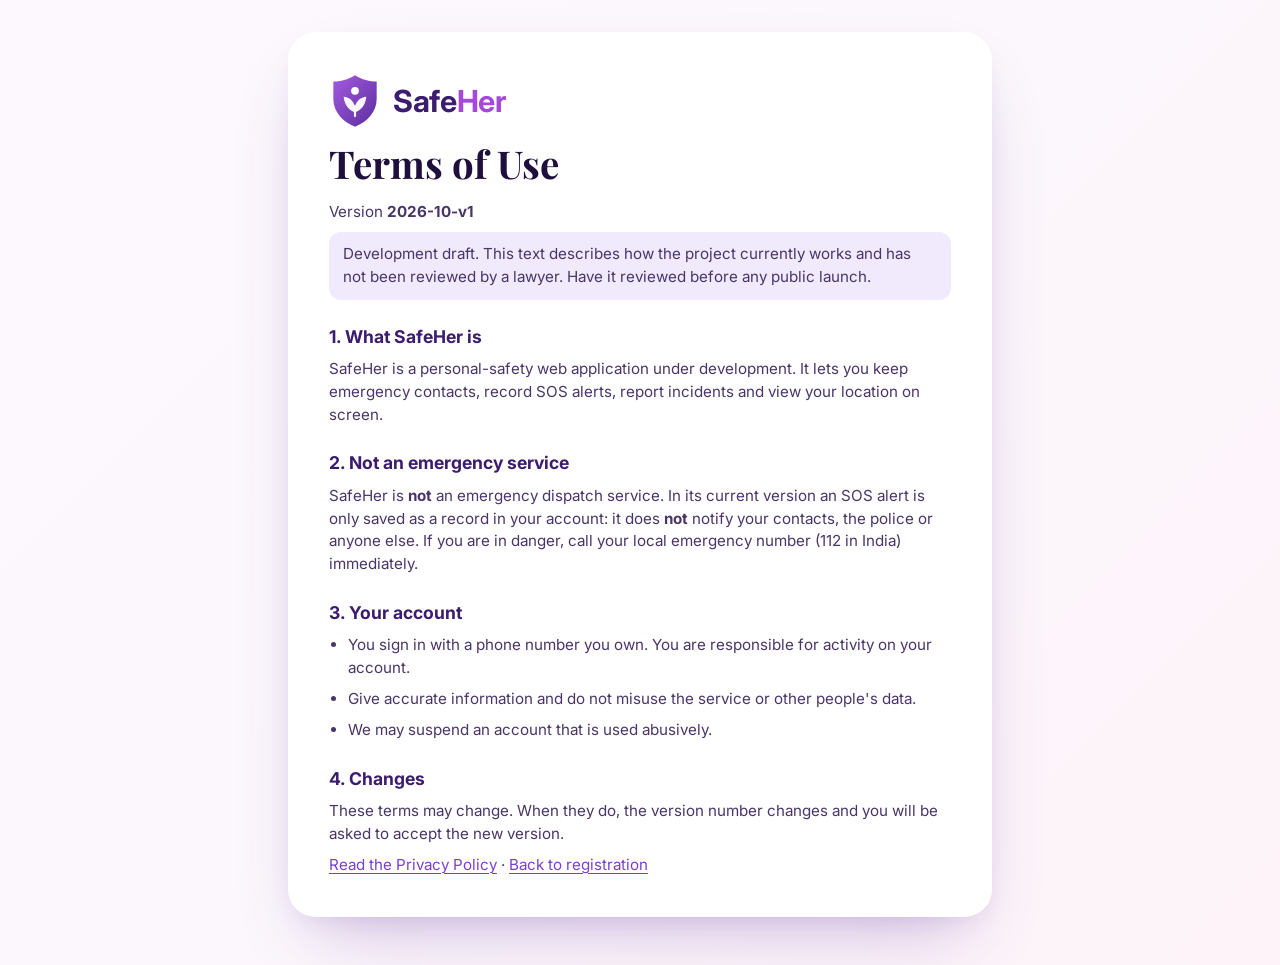
<file: frontend/terms.html>
<!doctype html>
<html lang="en">
<head>
  <meta charset="utf-8">
  <meta name="viewport" content="width=device-width, initial-scale=1">
  <title>Terms of Use · SafeHer</title>
  <meta name="robots" content="noindex">
  <link rel="icon" type="image/svg+xml" href="assets/icons/logo.svg">
  <link rel="stylesheet" href="https://fonts.googleapis.com/css2?family=Inter:wght@400;500;600;700&family=Playfair+Display:wght@700;800&display=swap">
  <link rel="stylesheet" href="css/styles.css">
</head>
<body>
  <main class="legal">
    <div class="legal__card">
      <a class="brand__link" href="login.html" aria-label="SafeHer home">
        <img class="brand__logo" src="assets/icons/logo.svg" alt="" width="44" height="48">
        <span class="brand__text"><span class="brand__name">Safe<span>Her</span></span></span>
      </a>
      <h1>Terms of Use</h1>
      <p>Version <strong>2026-10-v1</strong></p>
      <p class="legal__draft">Development draft. This text describes how the project currently works and has not been reviewed by a lawyer. Have it reviewed before any public launch.</p>

      <h2>1. What SafeHer is</h2>
      <p>SafeHer is a personal-safety web application under development. It lets you keep emergency contacts, record SOS alerts, report incidents and view your location on screen.</p>

      <h2>2. Not an emergency service</h2>
      <p>SafeHer is <strong>not</strong> an emergency dispatch service. In its current version an SOS alert is only saved as a record in your account: it does <strong>not</strong> notify your contacts, the police or anyone else. If you are in danger, call your local emergency number (112 in India) immediately.</p>

      <h2>3. Your account</h2>
      <ul>
        <li>You sign in with a phone number you own. You are responsible for activity on your account.</li>
        <li>Give accurate information and do not misuse the service or other people's data.</li>
        <li>We may suspend an account that is used abusively.</li>
      </ul>

      <h2>4. Changes</h2>
      <p>These terms may change. When they do, the version number changes and you will be asked to accept the new version.</p>

      <p><a href="privacy.html">Read the Privacy Policy</a> · <a href="register.html">Back to registration</a></p>
    </div>
  </main>
</body>
</html>
</file>
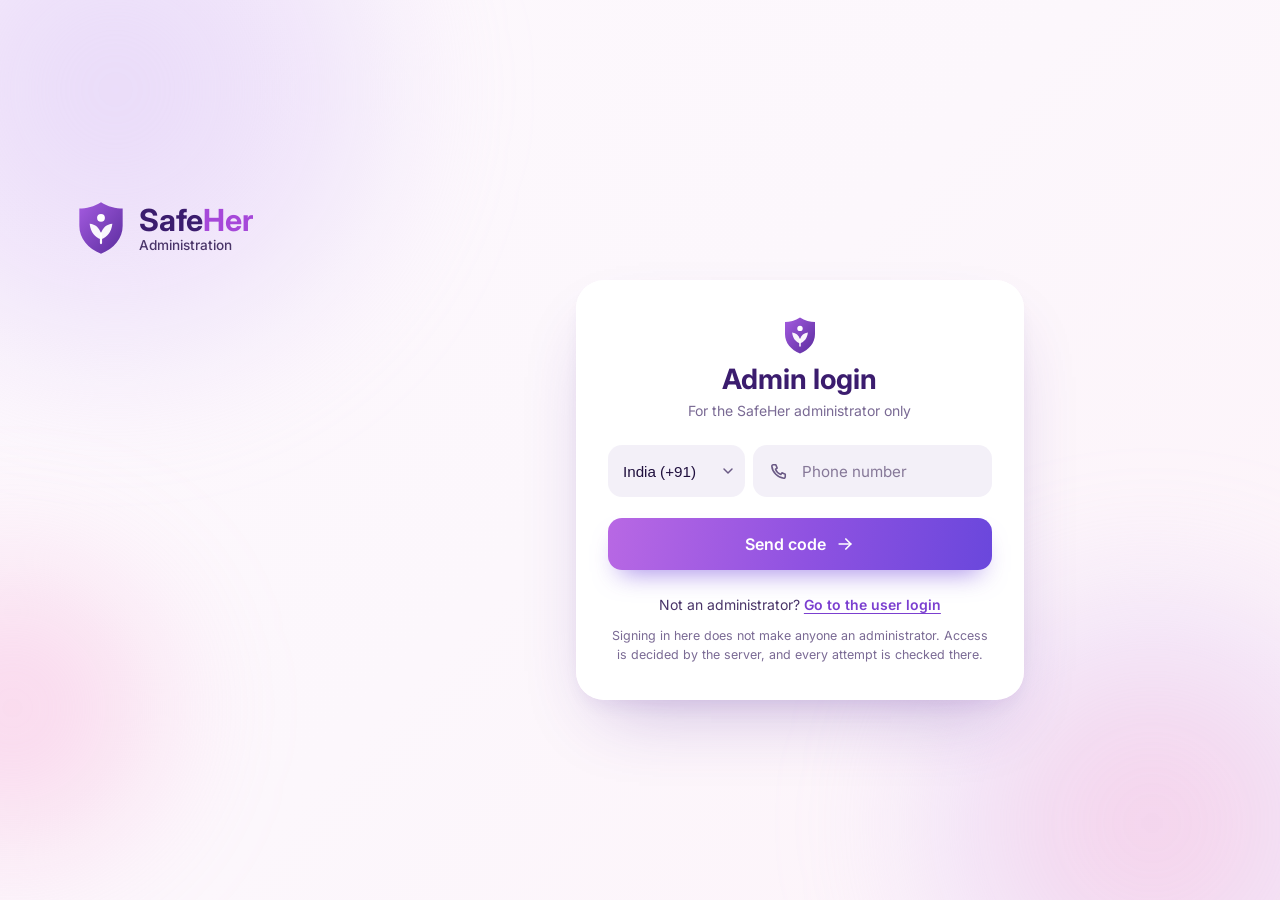
<file: frontend/admin/login.html>
<!doctype html>
<html lang="en">
<head>
  <meta charset="utf-8">
  <meta name="viewport" content="width=device-width, initial-scale=1">
  <title>Admin login · SafeHer</title>
  <meta name="robots" content="noindex, nofollow">
  <meta name="theme-color" content="#f6edff">
  <link rel="icon" type="image/svg+xml" href="../assets/icons/logo.svg">
  <link rel="preconnect" href="https://fonts.googleapis.com">
  <link rel="preconnect" href="https://fonts.gstatic.com" crossorigin>
  <link rel="stylesheet" href="https://fonts.googleapis.com/css2?family=Inter:wght@400;500;600;700&family=Playfair+Display:wght@700;800&display=swap">
  <link rel="stylesheet" href="../css/styles.css">
  <link rel="stylesheet" href="../css/admin.css">
  <link rel="stylesheet" href="../css/animations.css">
</head>
<body>
  <a class="skip-link" href="#admin-login-card">Skip to the login form</a>

  <div class="admin-login">
    <div class="bg" aria-hidden="true">
      <span class="bg__glow bg__glow--lilac"></span>
      <span class="bg__glow bg__glow--pink"></span>
      <span class="bg__glow bg__glow--rose"></span>
    </div>

    <a class="brand__link admin-login__brand" href="../login.html" aria-label="SafeHer — back to the user login">
      <img class="brand__logo" src="../assets/icons/logo.svg" alt="" width="52" height="56">
      <span class="brand__text">
        <span class="brand__name">Safe<span>Her</span></span>
        <span class="brand__tagline">Administration</span>
      </span>
    </a>

    <main class="card admin-login__card" id="admin-login-card" aria-labelledby="admin-login-title">
      <img class="card__logo" src="../assets/icons/logo.svg" alt="" width="36" height="39">
      <h1 class="card__title" id="admin-login-title">Admin login</h1>
      <p class="card__subtitle">For the SafeHer administrator only</p>

      <div class="form-alert" id="form-alert" data-type="error" aria-live="assertive">
        <div class="form-alert__inner">
          <svg class="icon form-alert__icon" aria-hidden="true"><use href="../assets/icons/sprite.svg#alert"/></svg>
          <span class="form-alert__text" id="form-alert-text"></span>
        </div>
      </div>

      <!-- Step 1: phone number -->
      <form class="form" id="phone-form" novalidate>
        <div class="form-group">
          <div class="phone-row">
            <div class="field field--select">
              <label class="sr-only" for="country">Country code</label>
              <select class="field__input field__select" id="country" name="country" autocomplete="tel-country-code"></select>
            </div>
            <div class="field">
              <label class="sr-only" for="phone">Phone number</label>
              <svg class="icon field__icon" aria-hidden="true"><use href="../assets/icons/sprite.svg#phone"/></svg>
              <input class="field__input" id="phone" name="phone" type="tel" inputmode="tel" autocomplete="tel-national"
                     placeholder="Phone number" required maxlength="20" aria-describedby="phone-error">
            </div>
          </div>
          <p class="field-error" id="phone-error" aria-live="polite"><span></span></p>
        </div>

        <button class="btn btn--primary" type="submit" id="send-btn">
          <span class="btn__label">Send code</span>
          <svg class="icon btn__arrow" aria-hidden="true"><use href="../assets/icons/sprite.svg#arrow-right"/></svg>
          <span class="btn__spinner" aria-hidden="true"></span>
        </button>
      </form>

      <!-- Step 2: verification code -->
      <form class="form" id="code-form" novalidate hidden>
        <p class="otp-hint">Enter the 6-digit code for <strong id="sent-to"></strong></p>
        <div class="form-group">
          <div class="field">
            <label class="sr-only" for="code">Verification code</label>
            <svg class="icon field__icon" aria-hidden="true"><use href="../assets/icons/sprite.svg#lock"/></svg>
            <input class="field__input otp-input" id="code" name="code" type="text" inputmode="numeric"
                   autocomplete="one-time-code" placeholder="••••••" maxlength="7" aria-describedby="code-error">
          </div>
          <p class="field-error" id="code-error" aria-live="polite"><span></span></p>
        </div>

        <button class="btn btn--primary" type="submit" id="verify-btn">
          <span class="btn__label">Verify &amp; open console</span>
          <svg class="icon btn__arrow" aria-hidden="true"><use href="../assets/icons/sprite.svg#arrow-right"/></svg>
          <span class="btn__spinner" aria-hidden="true"></span>
        </button>

        <div class="form-row">
          <button class="link-btn" type="button" id="resend-btn" disabled>
            <span class="btn__label">Resend code</span>
          </button>
          <button class="link-btn" type="button" id="change-btn">Change number</button>
        </div>
      </form>

      <div id="recaptcha-container" aria-hidden="true"></div>

      <p class="card__footer">Not an administrator? <a href="../login.html">Go to the user login</a></p>
      <p class="admin-login__note">Signing in here does not make anyone an administrator. Access is decided by the server, and every attempt is checked there.</p>
    </main>
  </div>

  <script type="module" src="../js/admin-login.js"></script>
</body>
</html>
</file>
<file: frontend/css/styles.css>
/* ==========================================================================
   SafeHer — base styles & layout
   Palette: lavender, blush pink, white and deep purple.
   ========================================================================== */

:root {
  /* Colour */
  --c-ink: #1f0f3d;
  --c-ink-soft: #4a3569;
  --c-muted: #7a6a94;
  --c-brand: #3b1c6e;
  --c-brand-light: #a648d9;
  --c-primary: #7b3fd0;
  --c-accent: #cb4fbf;
  --c-pink: #ee6fae;
  --c-lavender-50: #fbf7ff;
  --c-lavender-100: #f4eafe;
  --c-lavender-200: #e8d8fb;
  --c-lavender-300: #d6bcf5;
  --c-field: #f3f0f8;
  --c-border: #e7dff2;
  --c-danger: #d2325f;
  --c-danger-bg: #fdecf1;
  --c-success: #17835a;
  --c-success-bg: #e8f7f0;
  --c-info: #5a3bb0;
  --c-info-bg: #f0eafc;
  --grad-btn: linear-gradient(100deg, #b868e4 0%, #8f52e1 52%, #6a47dc 100%);
  --grad-btn-hover: linear-gradient(100deg, #c27aea 0%, #9a60e8 52%, #7452e4 100%);

  /* Shape & depth */
  --radius-sm: 12px;
  --radius-md: 14px;
  --radius-lg: 28px;
  --shadow-card: 0 34px 70px -28px rgba(91, 42, 157, 0.32), 0 10px 26px -10px rgba(91, 42, 157, 0.12);
  --shadow-btn: 0 14px 26px -12px rgba(111, 66, 220, 0.65);
  --focus-ring: 0 0 0 4px rgba(150, 90, 225, 0.2);

  /* Spacing */
  --sp-1: 0.25rem;
  --sp-2: 0.5rem;
  --sp-3: 0.75rem;
  --sp-4: 1rem;
  --sp-5: 1.5rem;
  --sp-6: 2rem;
  --sp-7: 3rem;

  /* Type */
  --font-display: "Playfair Display", Georgia, "Times New Roman", serif;
  --font-body: "Inter", system-ui, -apple-system, "Segoe UI", Roboto, "Helvetica Neue", Arial, sans-serif;

  /* Transitions */
  --ease: cubic-bezier(0.22, 0.8, 0.3, 1);
  --t-fast: 0.18s;
  --t-med: 0.3s;
}

*,
*::before,
*::after {
  box-sizing: border-box;
}

html {
  -webkit-text-size-adjust: 100%;
  text-size-adjust: 100%;
}

body {
  margin: 0;
  min-height: 100vh;
  font-family: var(--font-body);
  font-size: 1rem;
  line-height: 1.5;
  color: var(--c-ink);
  background: linear-gradient(135deg, #fdf8fd 0%, #fcf7fc 50%, #fdf3f9 100%);
  overflow-x: hidden;
  -webkit-font-smoothing: antialiased;
}

img,
svg {
  display: block;
  max-width: 100%;
}

h1,
h2,
h3,
p,
ul,
figure {
  margin: 0;
}

ul {
  padding: 0;
  list-style: none;
}

a {
  color: var(--c-primary);
  text-decoration-thickness: 1px;
  text-underline-offset: 3px;
}

a:hover {
  color: #5b2ba3;
}

button,
input {
  font: inherit;
  color: inherit;
}

button {
  cursor: pointer;
}

:focus-visible {
  outline: 3px solid rgba(123, 63, 208, 0.5);
  outline-offset: 3px;
}

.icon {
  width: 1.25rem;
  height: 1.25rem;
  flex: none;
}

/* The hidden attribute must win over component display rules such as .form { display: grid } */
[hidden] {
  display: none !important;
}

.sr-only {
  position: absolute;
  width: 1px;
  height: 1px;
  margin: -1px;
  padding: 0;
  overflow: hidden;
  clip: rect(0, 0, 0, 0);
  white-space: nowrap;
  border: 0;
}

.skip-link {
  position: absolute;
  left: var(--sp-4);
  top: -4rem;
  z-index: 100;
  padding: var(--sp-2) var(--sp-4);
  border-radius: var(--radius-sm);
  background: var(--c-brand);
  color: #fff;
  transition: top var(--t-fast) var(--ease);
}

.skip-link:focus {
  top: var(--sp-4);
}

/* ==========================================================================
   Page layout — desktop: copy | illustration | card
   ========================================================================== */

.page {
  --pad-y: clamp(1.25rem, 3vw, 2.5rem);
  --col-gap: clamp(1rem, 2.2vw, 3.25rem);
  position: relative;
  isolation: isolate;
  min-height: 100vh;
  min-height: 100svh;
  display: grid;
  grid-template-columns: minmax(0, 1.1fr) minmax(0, 0.9fr) clamp(330px, 33vw, 500px);
  grid-template-rows: auto 1fr;
  grid-template-areas:
    "brand art card"
    "copy  art card";
  column-gap: var(--col-gap);
  padding: var(--pad-y) clamp(1.25rem, 5vw, 5rem);
  overflow: hidden;
}

.page > * {
  position: relative;
  z-index: 1;
}

.page > .bg {
  position: absolute;
  inset: 0;
  z-index: 0;
  pointer-events: none;
}

/* ---------- Background ---------- */

.bg__glow {
  position: absolute;
  border-radius: 50%;
  filter: blur(60px);
}

.bg__glow--lilac {
  width: 46vw;
  height: 46vw;
  left: -14vw;
  top: -16vw;
  background: radial-gradient(circle, rgba(222, 202, 247, 0.7), rgba(222, 202, 247, 0));
}

.bg__glow--rose {
  width: 26vw;
  height: 26vw;
  left: -12vw;
  bottom: 2vw;
  background: radial-gradient(circle, rgba(246, 170, 214, 0.5), rgba(246, 170, 214, 0));
}

/* Large soft lavender wave behind the bottom of the card */
.bg__wave {
  position: absolute;
  right: -22vw;
  bottom: -20vw;
  width: 54vw;
  height: 36vw;
  border-radius: 50%;
  background: linear-gradient(135deg, rgba(226, 208, 250, 0.9), rgba(196, 164, 240, 0.75));
  transform: rotate(-12deg);
}

.bg__glow--pink {
  width: 40vw;
  height: 40vw;
  right: -10vw;
  bottom: -14vw;
  background: radial-gradient(circle, rgba(236, 160, 210, 0.45), rgba(214, 188, 245, 0.25) 55%, rgba(214, 188, 245, 0));
}

.decor {
  position: absolute;
  height: auto;
  user-select: none;
}

.decor--tr {
  top: 0;
  right: 0;
  width: clamp(210px, 27vw, 420px);
}

.decor--tc {
  top: 0;
  left: 53%;
  width: clamp(90px, 12vw, 190px);
  opacity: 0.9;
}

.decor--bl {
  left: 0;
  bottom: 0;
  width: clamp(110px, 11vw, 190px);
}

.decor--br {
  right: 0;
  bottom: 0;
  width: clamp(150px, 17vw, 260px);
  opacity: 0.85;
}

.decor--mr {
  right: 0;
  top: 36%;
  width: clamp(70px, 8vw, 120px);
  opacity: 0.9;
}

/* ---------- Brand ---------- */

.brand {
  grid-area: brand;
  align-self: start;
}

.brand__link {
  display: inline-flex;
  align-items: center;
  gap: var(--sp-3);
  text-decoration: none;
  border-radius: var(--radius-sm);
}

.brand__logo {
  width: 52px;
  height: auto;
}

.brand__text {
  display: grid;
  line-height: 1.15;
}

.brand__name {
  font-size: 1.9rem;
  font-weight: 700;
  letter-spacing: -0.01em;
  color: var(--c-brand);
}

.brand__name span {
  color: var(--c-brand-light);
}

.brand__tagline {
  font-size: 0.85rem;
  font-weight: 500;
  color: var(--c-ink-soft);
}

/* ---------- Hero copy ---------- */

.hero-copy {
  grid-area: copy;
  align-self: center;
  padding-block: var(--sp-5);
  max-width: 34rem;
}

.hero-copy__title {
  font-family: var(--font-display);
  font-weight: 800;
  font-size: clamp(1.9rem, 2.85vw, 3.3rem);
  line-height: 1.12;
  letter-spacing: -0.01em;
  color: var(--c-ink);
}

.hero-copy__title span {
  color: var(--c-accent);
}

.hero-copy__rule {
  display: block;
  width: 3.25rem;
  height: 4px;
  margin: var(--sp-4) 0 var(--sp-4);
  border-radius: 4px;
  background: linear-gradient(90deg, #7b3fd0, #cb4fbf);
}

.hero-copy__lead {
  max-width: 26rem;
  font-size: clamp(0.98rem, 1.15vw, 1.1rem);
  color: var(--c-ink-soft);
}

.features {
  display: grid;
  gap: var(--sp-4);
  margin-top: var(--sp-6);
}

.feature {
  display: flex;
  align-items: center;
  gap: var(--sp-4);
}

.feature__icon {
  display: grid;
  place-items: center;
  flex: none;
  width: 3.4rem;
  height: 3.4rem;
  border-radius: 50%;
  color: #fff;
  box-shadow: 0 12px 20px -10px rgba(150, 70, 190, 0.7);
}

.feature__icon .icon {
  width: 1.55rem;
  height: 1.55rem;
}

.feature__icon--pink {
  background: linear-gradient(145deg, #f58bbd, #e553a0);
}

.feature__icon--violet {
  background: linear-gradient(145deg, #c35ce3, #8f4bd8);
}

.feature__icon--rose {
  background: linear-gradient(145deg, #ee7fc0, #c752c4);
}

.feature__body {
  display: grid;
  gap: 1px;
}

.feature__body strong {
  font-size: 1.05rem;
  font-weight: 700;
  color: var(--c-brand);
}

.feature__body span {
  font-size: 0.875rem;
  color: var(--c-muted);
}

/* ---------- Illustration ---------- */

/*
 * hero-woman.png is the supplied 963×542 design. Only the woman's area is shown (x 290–583, rows 2–537, which skips the source's black border):
 * the polygon trims the spots where the original also contained headline text, the frame is
 * flush with the bottom of the page, and its right edge slides under the login card exactly
 * like the design. No fades or blend modes — the pixels are shown as supplied.
 */
.hero-art {
  grid-area: art;
  align-self: end;
  display: flex;
  justify-content: flex-end;
  min-width: 0;
  margin-right: calc((var(--col-gap) + 0.4rem) * -1);
  margin-bottom: calc(var(--pad-y) * -1);
}

.hero-art__frame {
  flex: none;
  width: min(calc(100svh * 0.5757), 38vw);
  aspect-ratio: 308 / 535;
  overflow: hidden;
  clip-path: polygon(22.7% 0, 100% 0, 100% 100%, 4.9% 100%, 4.9% 55.7%, 14% 55.7%, 14% 34.2%, 22.7% 34.2%);
  /* Only the outermost 24px of the crop's outline is softened so no seam shows against the page. */
  -webkit-mask-image: linear-gradient(to right, transparent 0, #000 24px, #000 calc(100% - 24px), transparent 100%),
    linear-gradient(to bottom, transparent 0, #000 24px);
  mask-image: linear-gradient(to right, transparent 0, #000 24px, #000 calc(100% - 24px), transparent 100%),
    linear-gradient(to bottom, transparent 0, #000 24px);
  -webkit-mask-composite: source-in;
  mask-composite: intersect;
}

.hero-art__frame img {
  display: block;
  width: 312.7%;
  max-width: none;
  height: auto;
  margin-left: -89.3%;
  margin-top: -0.65%; /* skips the 1px black border row at the top of the source image */
}

/* ==========================================================================
   Card
   ========================================================================== */

.page > .card {
  z-index: 2;
}

.card {
  grid-area: card;
  align-self: center;
  justify-self: end;
  width: 100%;
  padding: clamp(1.75rem, 2.7vw, 2.75rem) clamp(1.4rem, 2.4vw, 2.5rem);
  border: 1px solid rgba(255, 255, 255, 0.9);
  border-radius: var(--radius-lg);
  background: rgba(255, 255, 255, 0.97);
  -webkit-backdrop-filter: blur(14px);
  backdrop-filter: blur(14px);
  box-shadow: var(--shadow-card);
}

.card__logo {
  width: 36px;
  height: auto;
  margin: 0 auto var(--sp-2);
}

.card__title {
  text-align: center;
  font-size: 1.75rem;
  font-weight: 700;
  line-height: 1.2;
  color: var(--c-brand);
}

.card__subtitle {
  margin-top: var(--sp-1);
  text-align: center;
  font-size: 0.875rem;
  color: var(--c-muted);
}

.card__footer {
  margin-top: var(--sp-5);
  text-align: center;
  font-size: 0.875rem;
  color: var(--c-ink-soft);
}

.card__footer a {
  font-weight: 600;
}

/* ---------- Form ---------- */

.form {
  display: grid;
  gap: var(--sp-4);
  margin-top: var(--sp-5);
}

.form-group {
  display: grid;
}

.field {
  position: relative;
  display: flex;
  align-items: center;
}

.field__icon {
  position: absolute;
  left: 1rem;
  color: #6a5a85;
  pointer-events: none;
  transition: color var(--t-fast) var(--ease);
}

.field__input {
  width: 100%;
  height: 3.25rem;
  padding: 0 1rem 0 3rem;
  border: 1.5px solid transparent;
  border-radius: var(--radius-md);
  background: var(--c-field);
  color: var(--c-ink);
  font-size: 0.95rem;
  transition:
    border-color var(--t-med) var(--ease),
    background-color var(--t-med) var(--ease),
    box-shadow var(--t-med) var(--ease);
}

.field__input--has-action {
  padding-right: 3.1rem;
}

.field__input::placeholder {
  color: #867898;
}

.field__input:hover {
  border-color: var(--c-lavender-300);
}

.field__input:focus {
  outline: none;
  border-color: #a56ce0;
  background: #fff;
  box-shadow: var(--focus-ring);
}

.field:focus-within .field__icon {
  color: var(--c-primary);
}

.field__input[aria-invalid="true"] {
  border-color: var(--c-danger);
  background: #fff;
}

.field__input[aria-invalid="true"]:focus {
  box-shadow: 0 0 0 4px rgba(210, 50, 95, 0.15);
}

.field__action {
  position: absolute;
  right: 0.45rem;
  display: grid;
  place-items: center;
  width: 2.4rem;
  height: 2.4rem;
  border: 0;
  border-radius: 50%;
  background: transparent;
  color: #6a5a85;
  transition: background-color var(--t-fast) var(--ease), color var(--t-fast) var(--ease);
}

.field__action:hover {
  background: var(--c-lavender-100);
  color: var(--c-primary);
}

/* Inline validation message — slides open smoothly */
.field-error {
  display: grid;
  grid-template-rows: 0fr;
  opacity: 0;
  transform: translateY(-4px);
  transition:
    grid-template-rows var(--t-med) var(--ease),
    opacity var(--t-med) var(--ease),
    transform var(--t-med) var(--ease);
}

.field-error > span {
  min-height: 0;
  overflow: hidden;
  padding: 0.3rem 0.25rem 0;
  font-size: 0.8125rem;
  font-weight: 500;
  color: var(--c-danger);
}

.field-error.is-visible {
  grid-template-rows: 1fr;
  opacity: 1;
  transform: none;
}

/* Form-level alert */
.form-alert {
  display: grid;
  grid-template-rows: 0fr;
  opacity: 0;
  transform: translateY(-6px);
  transition:
    grid-template-rows var(--t-med) var(--ease),
    opacity var(--t-med) var(--ease),
    transform var(--t-med) var(--ease),
    margin var(--t-med) var(--ease);
}

.form-alert.is-visible {
  grid-template-rows: 1fr;
  margin-top: var(--sp-4);
  opacity: 1;
  transform: none;
}

.form-alert__inner {
  display: flex;
  align-items: flex-start;
  gap: var(--sp-2);
  min-height: 0;
  overflow: hidden;
  border-radius: var(--radius-sm);
  font-size: 0.875rem;
  line-height: 1.4;
}

.form-alert.is-visible .form-alert__inner {
  padding: 0.7rem 0.85rem;
}

.form-alert__icon {
  width: 1.1rem;
  height: 1.1rem;
  margin-top: 1px;
}

.form-alert[data-type="error"] .form-alert__inner {
  background: var(--c-danger-bg);
  color: #9d1f48;
}

.form-alert[data-type="success"] .form-alert__inner {
  background: var(--c-success-bg);
  color: var(--c-success);
}

.form-alert[data-type="info"] .form-alert__inner {
  background: var(--c-info-bg);
  color: var(--c-info);
}

/* Remember me / forgot */
.form-row {
  display: flex;
  align-items: center;
  justify-content: space-between;
  gap: var(--sp-3);
  font-size: 0.875rem;
}

.checkbox {
  position: relative;
  display: inline-flex;
  align-items: center;
  gap: 0.6rem;
  cursor: pointer;
  color: var(--c-ink-soft);
  user-select: none;
}

.checkbox input {
  position: absolute;
  opacity: 0;
  width: 1.15rem;
  height: 1.15rem;
  margin: 0;
  cursor: pointer;
}

.checkbox__box {
  display: grid;
  place-items: center;
  width: 1.15rem;
  height: 1.15rem;
  border: 1.5px solid #b9a5d6;
  border-radius: 5px;
  background: #fff;
  color: #fff;
  transition: background-color var(--t-fast) var(--ease), border-color var(--t-fast) var(--ease), box-shadow var(--t-fast) var(--ease);
}

.checkbox__box .icon {
  width: 0.8rem;
  height: 0.8rem;
  opacity: 0;
  transform: scale(0.6);
  transition: opacity var(--t-fast) var(--ease), transform var(--t-fast) var(--ease);
}

.checkbox input:checked + .checkbox__box {
  border-color: #7b3fd0;
  background: linear-gradient(145deg, #9a58e0, #6f40d4);
}

.checkbox input:checked + .checkbox__box .icon {
  opacity: 1;
  transform: none;
}

.checkbox input:focus-visible + .checkbox__box {
  box-shadow: var(--focus-ring);
  border-color: #7b3fd0;
}

.link-btn {
  padding: 0.2rem 0;
  border: 0;
  background: none;
  font-size: 0.875rem;
  font-weight: 500;
  color: var(--c-primary);
  text-decoration: none;
  border-radius: 6px;
}

.link-btn:hover {
  color: #5b2ba3;
  text-decoration: underline;
  text-underline-offset: 3px;
}

/* ---------- Buttons ---------- */

.btn {
  position: relative;
  display: inline-flex;
  align-items: center;
  justify-content: center;
  gap: 0.6rem;
  min-height: 3.25rem;
  padding: 0 1.5rem;
  border: 0;
  border-radius: var(--radius-md);
  font-size: 1rem;
  font-weight: 600;
  line-height: 1;
  transition:
    transform var(--t-fast) var(--ease),
    box-shadow var(--t-med) var(--ease),
    background var(--t-med) var(--ease),
    opacity var(--t-med) var(--ease);
}

.btn--primary {
  width: 100%;
  color: #fff;
  background: var(--grad-btn);
  box-shadow: var(--shadow-btn);
}

.btn--primary:hover:not(:disabled) {
  background: var(--grad-btn-hover);
  transform: translateY(-2px);
  box-shadow: 0 18px 30px -12px rgba(111, 66, 220, 0.7);
}

.btn--primary:active:not(:disabled) {
  transform: translateY(0) scale(0.985);
  box-shadow: 0 8px 16px -10px rgba(111, 66, 220, 0.7);
}

.btn--ghost {
  background: var(--c-lavender-100);
  color: var(--c-brand);
}

.btn--ghost:hover:not(:disabled) {
  background: var(--c-lavender-200);
}

.btn:disabled {
  cursor: not-allowed;
}

.btn__arrow {
  transition: transform var(--t-med) var(--ease);
}

.btn--primary:hover:not(:disabled) .btn__arrow {
  transform: translateX(4px);
}

.btn__spinner {
  display: none;
  width: 1.15rem;
  height: 1.15rem;
  border: 2.5px solid rgba(255, 255, 255, 0.4);
  border-top-color: #fff;
  border-radius: 50%;
}

.btn.is-loading {
  opacity: 0.92;
}

.btn.is-loading .btn__spinner {
  display: inline-block;
}

.btn.is-loading .btn__arrow {
  display: none;
}

/* ---------- Social ---------- */

.divider {
  display: flex;
  align-items: center;
  gap: var(--sp-3);
  margin-top: var(--sp-5);
  font-size: 0.8125rem;
  color: var(--c-muted);
}

.divider::before,
.divider::after {
  content: "";
  flex: 1;
  height: 1px;
  background: var(--c-border);
}

.divider[hidden],
.social[hidden] {
  display: none;
}

.social {
  display: flex;
  justify-content: center;
  gap: var(--sp-3);
  margin-top: var(--sp-4);
}

.social__btn {
  display: grid;
  place-items: center;
  width: 4.25rem;
  height: 2.9rem;
  border: 1px solid var(--c-border);
  border-radius: 999px;
  background: #fff;
  transition:
    transform var(--t-fast) var(--ease),
    box-shadow var(--t-med) var(--ease),
    border-color var(--t-med) var(--ease);
}

.social__btn[hidden] {
  display: none;
}

.social__btn .icon {
  width: 1.3rem;
  height: 1.3rem;
}

.social__btn:hover:not(:disabled) {
  transform: translateY(-2px);
  border-color: var(--c-lavender-300);
  box-shadow: 0 10px 18px -10px rgba(91, 42, 157, 0.4);
}

.social__btn:active:not(:disabled) {
  transform: scale(0.96);
}

.social__btn:disabled {
  opacity: 0.55;
  cursor: not-allowed;
}

/* ---------- Dialog ---------- */

.dialog {
  width: min(92vw, 27rem);
  padding: 0;
  border: 0;
  border-radius: var(--radius-lg);
  background: #fff;
  color: var(--c-ink);
  box-shadow: 0 40px 80px -24px rgba(60, 20, 110, 0.5);
}

.dialog::backdrop {
  background: rgba(40, 18, 72, 0.4);
  -webkit-backdrop-filter: blur(4px);
  backdrop-filter: blur(4px);
}

.dialog__form {
  display: grid;
  gap: var(--sp-4);
  padding: var(--sp-6);
}

.dialog__title {
  font-size: 1.35rem;
  color: var(--c-brand);
}

.dialog__text {
  font-size: 0.9rem;
  color: var(--c-muted);
}

.dialog .form-alert.is-visible {
  margin-top: 0;
}

.dialog__actions {
  display: flex;
  justify-content: flex-end;
  gap: var(--sp-3);
}

.dialog__actions .btn {
  width: auto;
  min-height: 2.9rem;
  font-size: 0.95rem;
}

/* ---------- Page notice (setup hints) ---------- */

.page-notice {
  position: fixed;
  left: 50%;
  bottom: 1rem;
  z-index: 60;
  display: flex;
  align-items: center;
  gap: var(--sp-3);
  max-width: min(36rem, calc(100vw - 2rem));
  padding: 0.6rem 0.7rem 0.6rem 1rem;
  border: 1px solid var(--c-lavender-300);
  border-radius: 999px;
  background: rgba(255, 255, 255, 0.96);
  box-shadow: 0 14px 30px -14px rgba(60, 20, 110, 0.4);
  color: var(--c-info);
  font-size: 0.82rem;
  line-height: 1.35;
  transform: translateX(-50%);
}

.page-notice__close {
  flex: none;
  width: 1.6rem;
  height: 1.6rem;
  border: 0;
  border-radius: 50%;
  background: var(--c-info-bg);
  color: var(--c-info);
  font-size: 1.1rem;
  line-height: 1;
}

.page-notice__close:hover {
  background: var(--c-lavender-200);
}

/* Outline button (also used by the dashboard, see dashboard.css) */

.btn--outline {
  min-height: 2.75rem;
  padding: 0 1.1rem;
  border: 1.5px solid var(--c-lavender-300);
  background: rgba(255, 255, 255, 0.8);
  color: var(--c-brand);
  font-size: 0.9rem;
}

.btn--outline:hover:not(:disabled) {
  border-color: var(--c-primary);
  background: #fff;
}

/* ==========================================================================
   Tablet
   ========================================================================== */

@media (max-width: 1099px) {
  .page {
    grid-template-columns: minmax(0, 1.1fr) minmax(0, 0.9fr);
    grid-template-rows: auto auto auto;
    grid-template-areas:
      "brand brand"
      "copy  art"
      "card  card";
    row-gap: var(--sp-6);
    align-content: start;
    padding-bottom: clamp(2rem, 6vw, 4rem);
  }

  .card {
    justify-self: center;
    max-width: 30rem;
  }

  .hero-art {
    align-self: center;
    margin-bottom: 0;
  }

  .hero-art {
    margin-right: 0;
    justify-content: center;
  }

  .hero-art__frame {
    width: min(100%, 20rem);
  }

  .decor--mr,
  .decor--tc {
    display: none;
  }
}

/* ==========================================================================
   Mobile
   ========================================================================== */

@media (max-width: 759px) {
  .page {
    grid-template-columns: minmax(0, 1fr);
    grid-template-rows: auto;
    grid-template-areas:
      "brand"
      "card"
      "copy";
    row-gap: var(--sp-5);
    align-content: start;
    padding: var(--sp-4) var(--sp-4) var(--sp-6);
  }

  .brand {
    justify-self: center;
  }

  .brand__logo {
    width: 38px;
  }

  .brand__name {
    font-size: 1.45rem;
  }

  .card {
    max-width: none;
    padding: 1.6rem 1.25rem;
    border-radius: 24px;
  }

  .hero-art,
  .bg__wave,
  .decor--tc,
  .decor--bl,
  .decor--mr,
  .decor--br {
    display: none;
  }

  .decor--tr {
    width: 110px;
    opacity: 0.7;
  }

  .hero-copy {
    padding-block: var(--sp-3) 0;
    text-align: center;
    justify-self: center;
  }

  .hero-copy__title {
    font-size: 1.85rem;
  }

  .hero-copy__rule {
    margin-inline: auto;
  }

  .hero-copy__lead {
    margin-inline: auto;
  }

  .features {
    max-width: 22rem;
    margin: var(--sp-5) auto 0;
    text-align: left;
  }

  .feature__icon {
    width: 3rem;
    height: 3rem;
  }

  .dialog__actions {
    flex-direction: column-reverse;
  }

  .dialog__actions .btn {
    width: 100%;
  }
}

@media (max-width: 360px) {
  .form-row {
    flex-wrap: wrap;
  }
}

/* Short desktop windows and zoomed browsers: keep the whole design on screen */
@media (min-width: 1100px) and (max-height: 860px) {
  .page {
    --pad-y: 1rem;
  }

  .card {
    padding: 1.35rem 1.75rem;
  }

  .card__logo {
    width: 30px;
  }

  .card__title {
    font-size: 1.5rem;
  }

  .form {
    gap: 0.7rem;
    margin-top: 1rem;
  }

  .field__input {
    height: 2.85rem;
  }

  .btn {
    min-height: 2.85rem;
  }

  .divider,
  .card__footer {
    margin-top: var(--sp-4);
  }

  .social {
    margin-top: var(--sp-3);
  }

  .social__btn {
    height: 2.5rem;
  }

  .features {
    margin-top: var(--sp-4);
    gap: var(--sp-3);
  }

  .feature__icon {
    width: 2.9rem;
    height: 2.9rem;
  }

  .hero-copy__rule {
    margin-block: var(--sp-3);
  }
}

/* ==========================================================================
   Phone sign-in (country code + number, one-time code)
   ========================================================================== */

.phone-row {
  display: grid;
  grid-template-columns: minmax(0, 8.6rem) minmax(0, 1fr);
  gap: var(--sp-2);
}

.field--select .field__input {
  padding: 0 0.6rem 0 0.9rem;
  text-overflow: ellipsis;
  cursor: pointer;
}

.field__select {
  appearance: none;
  -webkit-appearance: none;
  background-image: url("data:image/svg+xml,%3Csvg xmlns='http://www.w3.org/2000/svg' viewBox='0 0 24 24' fill='none' stroke='%236a5a85' stroke-width='2.2' stroke-linecap='round' stroke-linejoin='round'%3E%3Cpath d='m6 9 6 6 6-6'/%3E%3C/svg%3E");
  background-repeat: no-repeat;
  background-position: right 0.5rem center;
  background-size: 1rem;
  padding-right: 1.8rem !important;
}

.otp-hint {
  font-size: 0.875rem;
  color: var(--c-ink-soft);
  text-align: center;
}

.otp-input {
  font-size: 1.25rem;
  font-weight: 600;
  letter-spacing: 0.35em;
}

.otp-input::placeholder {
  letter-spacing: 0.35em;
}

.checkbox--consent {
  align-items: flex-start;
  line-height: 1.4;
  font-size: 0.85rem;
}

.checkbox--consent .checkbox__box {
  margin-top: 1px;
  flex: none;
}

#recaptcha-container:empty {
  display: none;
}

/* Static legal pages (terms.html, privacy.html) */
.legal {
  max-width: 46rem;
  margin: 0 auto;
  padding: var(--sp-6) var(--sp-4) var(--sp-7);
}

.legal__card {
  padding: clamp(1.5rem, 4vw, 2.5rem);
  border: 1px solid rgba(255, 255, 255, 0.9);
  border-radius: var(--radius-lg);
  background: rgba(255, 255, 255, 0.95);
  box-shadow: var(--shadow-card);
}

.legal h1 {
  font-family: var(--font-display);
  font-size: clamp(1.8rem, 4vw, 2.4rem);
  color: var(--c-ink);
}

.legal h2 {
  margin-top: var(--sp-5);
  font-size: 1.1rem;
  color: var(--c-brand);
}

.legal p,
.legal li {
  margin-top: var(--sp-2);
  color: var(--c-ink-soft);
  font-size: 0.95rem;
}

.legal ul {
  padding-left: 1.2rem;
  list-style: disc;
}

.legal__draft {
  margin-top: var(--sp-4);
  padding: 0.7rem 0.9rem;
  border-radius: var(--radius-sm);
  background: var(--c-info-bg);
  color: var(--c-info);
  font-size: 0.85rem;
}
</file>
<file: frontend/css/helplines.css>
/* Helplines list and the small shared cards used by the dashboard and the public pages. Theme tokens come from styles.css. */

.helplines {
  display: grid;
  gap: var(--sp-3);
  margin: 0;
  padding: 0;
  list-style: none;
}

.helpline {
  display: grid;
  grid-template-columns: auto minmax(0, 1fr);
  gap: var(--sp-3);
  align-items: center;
  padding: 0.65rem 0.8rem;
  border-radius: var(--radius-md);
  background: var(--c-lavender-50);
  border: 1px solid var(--c-border);
}

.helpline__call {
  display: inline-flex;
  align-items: center;
  justify-content: center;
  gap: 0.4rem;
  min-width: 5.6rem;
  min-height: 2.75rem; /* comfortable tap target */
  padding: 0 0.85rem;
  border-radius: 999px;
  background: var(--grad-btn);
  box-shadow: var(--shadow-btn);
  color: #fff;
  font-weight: 700;
  font-size: 1.05rem;
  text-decoration: none;
  letter-spacing: 0.02em;
}

.helpline__call:hover {
  background: var(--grad-btn-hover);
}

.helpline__call:focus-visible {
  outline: none;
  box-shadow: var(--focus-ring), var(--shadow-btn);
}

.helpline__call .icon {
  width: 1.05rem;
  height: 1.05rem;
}

.helpline__text {
  display: grid;
  gap: 0.1rem;
  min-width: 0;
}

.helpline__name {
  color: var(--c-brand);
  font-weight: 600;
}

.helpline__desc {
  color: var(--c-ink-soft);
  font-size: 0.85rem;
  line-height: 1.4;
}

@media (max-width: 420px) {
  .helpline {
    grid-template-columns: minmax(0, 1fr);
  }

  .helpline__call {
    justify-self: start;
  }
}

/* ---------- Nearby help ---------- */

.nearby-links {
  display: grid;
  grid-template-columns: repeat(2, minmax(0, 1fr));
  gap: var(--sp-3);
}

.nearby-links .btn {
  width: 100%;
  justify-content: center;
}

@media (max-width: 420px) {
  .nearby-links {
    grid-template-columns: minmax(0, 1fr);
  }
}

/* ---------- Onboarding checklist ---------- */

.checklist {
  display: grid;
  gap: var(--sp-2);
  margin: 0;
  padding: 0;
  list-style: none;
}

.checklist__item {
  display: grid;
  grid-template-columns: auto minmax(0, 1fr) auto;
  gap: var(--sp-3);
  align-items: center;
  padding: 0.6rem 0.8rem;
  border-radius: var(--radius-md);
  background: var(--c-lavender-50);
  border: 1px solid var(--c-border);
}

.checklist__mark {
  display: inline-grid;
  place-items: center;
  width: 1.6rem;
  height: 1.6rem;
  border-radius: 50%;
  border: 2px solid var(--c-lavender-300);
  color: transparent;
  font-weight: 700;
  font-size: 0.85rem;
}

.checklist__item.is-done .checklist__mark {
  border-color: var(--c-success);
  background: var(--c-success);
  color: #fff;
}

.checklist__item.is-done .checklist__label {
  color: var(--c-muted);
  text-decoration: line-through;
}

.checklist__label {
  display: grid;
  gap: 0.1rem;
  min-width: 0;
}

.checklist__label strong {
  color: var(--c-brand);
  font-weight: 600;
}

.checklist__label span {
  color: var(--c-ink-soft);
  font-size: 0.85rem;
}

.checklist__progress {
  height: 0.45rem;
  border-radius: 999px;
  background: var(--c-lavender-100);
  overflow: hidden;
  margin-bottom: var(--sp-3);
}

.checklist__progress span {
  display: block;
  height: 100%;
  border-radius: inherit;
  background: var(--grad-btn);
  transition: width 0.3s ease;
}

@media (max-width: 420px) {
  .checklist__item {
    grid-template-columns: auto minmax(0, 1fr);
  }

  .checklist__item .btn {
    grid-column: 2;
    justify-self: start;
  }
}

/* ---------- Practice drill ---------- */

.drill-banner {
  margin: 0 0 var(--sp-3);
  padding: 0.6rem 0.9rem;
  border: 2px dashed var(--c-primary);
  border-radius: 0.75rem;
  background: var(--c-info-bg);
  color: var(--c-brand);
  font-size: 0.9rem;
}

.drill-call {
  display: flex;
  align-items: center;
  gap: 0.5rem;
  padding: 0.7rem 0.9rem;
  border-radius: var(--radius-md);
  background: var(--c-lavender-100);
  color: var(--c-ink-soft);
  font-size: 0.9rem;
}

.drill-call strong {
  color: var(--c-brand);
}

.drill-steps {
  display: grid;
  gap: var(--sp-2);
  margin: 0 0 var(--sp-3);
  padding-left: 1.2rem;
  color: var(--c-ink-soft);
  font-size: 0.92rem;
  line-height: 1.45;
}

#drill-btn {
  margin-top: var(--sp-3);
}
</file>
<file: frontend/css/public.css>
/* Public pages (home, help, 404). Uses the theme tokens and buttons from styles.css. */

.pub {
  position: relative;
  isolation: isolate;
  display: flex;
  flex-direction: column;
  min-height: 100vh;
  min-height: 100svh;
  overflow-x: hidden;
}

.pub-glow {
  position: absolute;
  inset: 0;
  z-index: -1;
  pointer-events: none;
  background:
    radial-gradient(40rem 26rem at 8% 0%, rgba(214, 188, 245, 0.45), transparent 70%),
    radial-gradient(34rem 24rem at 100% 18%, rgba(238, 111, 174, 0.16), transparent 70%);
}

.pub a.btn {
  text-decoration: none;
}

/* ---------- Header ---------- */

.pub-header {
  display: flex;
  flex-wrap: wrap;
  align-items: center;
  justify-content: space-between;
  gap: var(--sp-4);
  width: 100%;
  max-width: 76rem;
  margin: 0 auto;
  padding: var(--sp-5) clamp(1rem, 5vw, 3rem);
}

.pub-nav {
  display: flex;
  flex-wrap: wrap;
  align-items: center;
  gap: var(--sp-2) var(--sp-4);
}

.pub-nav__link {
  color: var(--c-ink-soft);
  font-weight: 500;
  text-decoration: none;
}

.pub-nav__link:hover {
  color: var(--c-primary);
}

.pub-nav__link[aria-current="page"] {
  color: var(--c-brand);
  font-weight: 700;
}

.pub-nav .btn {
  width: auto;
  min-height: 2.6rem;
  padding: 0 1rem;
  font-size: 0.9rem;
}

/* ---------- Main ---------- */

.pub-main {
  display: grid;
  gap: clamp(2rem, 5vw, 3.5rem);
  width: 100%;
  max-width: 76rem;
  margin: 0 auto;
  padding: 0 clamp(1rem, 5vw, 3rem) var(--sp-7);
}

.pub-card {
  padding: clamp(1.25rem, 3vw, 2.25rem);
  border-radius: var(--radius-lg);
  background: rgba(255, 255, 255, 0.92);
  box-shadow: var(--shadow-card);
}

.pub-h2 {
  margin-bottom: var(--sp-4);
  color: var(--c-brand);
  font-family: var(--font-display);
  font-size: clamp(1.5rem, 3vw, 2rem);
  line-height: 1.2;
}

.pub-h3 {
  margin: 0 0 var(--sp-2);
  color: var(--c-brand);
  font-size: 1.1rem;
}

.pub-lead {
  color: var(--c-ink-soft);
  font-size: 1.05rem;
  line-height: 1.6;
}

.pub-note {
  margin-top: var(--sp-4);
  color: var(--c-muted);
  font-size: 0.9rem;
  line-height: 1.5;
}

/* ---------- Hero ---------- */

.hero {
  display: grid;
  grid-template-columns: minmax(0, 1.1fr) minmax(0, 0.9fr);
  gap: clamp(1.5rem, 4vw, 3rem);
  align-items: center;
}

.hero__title {
  color: var(--c-brand);
  font-family: var(--font-display);
  font-size: clamp(2.2rem, 5.5vw, 3.6rem);
  line-height: 1.08;
}

.hero__title span {
  color: var(--c-accent);
}

.hero__lead {
  margin: var(--sp-4) 0 var(--sp-5);
  color: var(--c-ink-soft);
  font-size: clamp(1rem, 1.6vw, 1.15rem);
  line-height: 1.6;
}

.hero__actions {
  display: flex;
  flex-wrap: wrap;
  gap: var(--sp-3);
}

.hero__actions .btn {
  width: auto;
  min-width: 11rem;
}

.hero__urgent {
  margin-top: var(--sp-5);
  padding: 0.75rem 1rem;
  border-left: 4px solid var(--c-danger);
  border-radius: 0 var(--radius-sm) var(--radius-sm) 0;
  background: var(--c-danger-bg);
  color: #7a1533;
  font-size: 0.95rem;
}

.hero__urgent a {
  color: #7a1533;
  font-weight: 700;
}

.hero__art {
  display: flex;
  justify-content: center;
  margin: 0;
}

/* the crop itself (clip, mask, image offset) comes from .hero-art__frame in styles.css */
.hero__art .hero-art__frame {
  width: min(100%, 22rem);
}

/* ---------- Is / is not ---------- */

.two-col {
  display: grid;
  grid-template-columns: repeat(2, minmax(0, 1fr));
  gap: var(--sp-5);
}

.ticks {
  display: grid;
  gap: var(--sp-2);
}

.ticks li {
  position: relative;
  padding-left: 1.6rem;
  color: var(--c-ink-soft);
  line-height: 1.5;
}

.ticks li::before {
  content: "✓";
  position: absolute;
  left: 0;
  color: var(--c-success);
  font-weight: 700;
}

.ticks--no li::before {
  content: "✕";
  color: var(--c-danger);
}

/* ---------- Steps ---------- */

.steps {
  display: grid;
  grid-template-columns: repeat(3, minmax(0, 1fr));
  gap: var(--sp-4);
  counter-reset: step;
}

.step {
  position: relative;
  padding: var(--sp-5) var(--sp-4) var(--sp-4);
  border: 1px solid var(--c-border);
  border-radius: var(--radius-md);
  background: var(--c-lavender-50);
  counter-increment: step;
}

.step::before {
  content: counter(step);
  display: inline-grid;
  place-items: center;
  width: 2rem;
  height: 2rem;
  margin-bottom: var(--sp-2);
  border-radius: 50%;
  background: var(--grad-btn);
  color: #fff;
  font-weight: 700;
}

.step p {
  color: var(--c-ink-soft);
  font-size: 0.95rem;
  line-height: 1.5;
}

/* ---------- FAQ ---------- */

.faq {
  display: grid;
  gap: var(--sp-2);
}

.faq details {
  border: 1px solid var(--c-border);
  border-radius: var(--radius-md);
  background: var(--c-lavender-50);
}

.faq summary {
  padding: 0.85rem 1rem;
  color: var(--c-brand);
  font-weight: 600;
  cursor: pointer;
  list-style-position: inside;
}

.faq summary:focus-visible {
  outline: none;
  box-shadow: var(--focus-ring);
  border-radius: var(--radius-md);
}

.faq details > :not(summary) {
  margin: 0 1rem 0.9rem;
  color: var(--c-ink-soft);
  line-height: 1.55;
}

.faq ul {
  padding-left: 1.2rem;
  list-style: disc;
}

/* ---------- Footer ---------- */

.pub-footer {
  margin-top: auto;
  padding: var(--sp-5) clamp(1rem, 5vw, 3rem);
  border-top: 1px solid var(--c-border);
  background: rgba(255, 255, 255, 0.6);
}

.pub-footer__inner {
  display: flex;
  flex-wrap: wrap;
  align-items: center;
  justify-content: space-between;
  gap: var(--sp-3);
  max-width: 76rem;
  margin: 0 auto;
  color: var(--c-muted);
  font-size: 0.9rem;
}

.pub-footer nav {
  display: flex;
  flex-wrap: wrap;
  gap: var(--sp-2) var(--sp-4);
}

/* ---------- 404 ---------- */

.notfound {
  display: grid;
  justify-items: start;
  gap: var(--sp-4);
  max-width: 40rem;
}

.notfound__code {
  color: var(--c-lavender-300);
  font-family: var(--font-display);
  font-size: clamp(4rem, 14vw, 7rem);
  line-height: 1;
}

.notfound .hero__actions .btn {
  min-width: 9rem;
}

/* ---------- Responsive ---------- */

@media (max-width: 879px) {
  .hero,
  .two-col,
  .steps {
    grid-template-columns: minmax(0, 1fr);
  }

  .hero__art .hero-art__frame {
    width: min(100%, 14rem);
  }
}

@media (max-width: 599px) {
  .pub-header {
    justify-content: center;
    padding-top: var(--sp-4);
  }

  .pub-nav {
    justify-content: center;
  }

  .hero__actions .btn {
    flex: 1 1 100%;
  }
}

.helplines--spaced {
  margin-top: var(--sp-4);
}
</file>
<file: frontend/css/animations.css>
/* ==========================================================================
   SafeHer — motion
   All motion is decorative and disabled for users who prefer reduced motion.
   ========================================================================== */

@keyframes fade-in {
  from { opacity: 0; }
  to   { opacity: 1; }
}

@keyframes rise-in {
  from { opacity: 0; transform: translateY(26px); }
  to   { opacity: 1; transform: translateY(0); }
}

@keyframes art-in {
  from { opacity: 0; transform: translateY(18px) scale(0.97); }
  to   { opacity: 1; transform: translateY(0) scale(1); }
}

@keyframes float-a {
  0%, 100% { transform: translate3d(0, 0, 0) rotate(0deg); }
  50%      { transform: translate3d(-6px, 10px, 0) rotate(1.4deg); }
}

@keyframes float-b {
  0%, 100% { transform: translate3d(0, 0, 0) rotate(0deg); }
  50%      { transform: translate3d(8px, -9px, 0) rotate(-1.6deg); }
}

@keyframes drift {
  0%, 100% { transform: translate3d(0, 0, 0) scale(1); }
  50%      { transform: translate3d(3vw, 2vw, 0) scale(1.08); }
}

@keyframes sos-pulse {
  0%   { box-shadow: 0 18px 34px -12px rgba(214, 51, 132, 0.55), 0 0 0 0 rgba(236, 90, 160, 0.45); }
  70%  { box-shadow: 0 18px 34px -12px rgba(214, 51, 132, 0.55), 0 0 0 22px rgba(236, 90, 160, 0); }
  100% { box-shadow: 0 18px 34px -12px rgba(214, 51, 132, 0.55), 0 0 0 0 rgba(236, 90, 160, 0); }
}

@keyframes spin {
  to { transform: rotate(360deg); }
}

@keyframes shake {
  0%, 100% { transform: translateX(0); }
  20%, 60% { transform: translateX(-5px); }
  40%, 80% { transform: translateX(5px); }
}

/* ---------- Entrance ---------- */

.page,
.dash {
  animation: fade-in 0.6s ease both;
}

.brand {
  animation: rise-in 0.7s var(--ease) 0.05s both;
}

.hero-copy__title  { animation: rise-in 0.8s var(--ease) 0.12s both; }
.hero-copy__rule   { animation: rise-in 0.8s var(--ease) 0.2s both; }
.hero-copy__lead   { animation: rise-in 0.8s var(--ease) 0.26s both; }
.feature:nth-child(1) { animation: rise-in 0.8s var(--ease) 0.34s both; }
.feature:nth-child(2) { animation: rise-in 0.8s var(--ease) 0.42s both; }
.feature:nth-child(3) { animation: rise-in 0.8s var(--ease) 0.5s both; }

.hero-art img {
  animation: art-in 1s var(--ease) 0.2s both;
}

.card {
  animation: rise-in 0.85s var(--ease) 0.25s both;
}

/* Dashboard cards rise in one after another (--i is set per card in dashboard.html) */
.dash-card {
  animation: rise-in 0.7s var(--ease) calc(0.12s + var(--i, 0) * 0.07s) both;
}

/* ---------- Ambient background ---------- */

.decor--tr { transform-origin: 100% 0;   animation: float-a 9s ease-in-out infinite; }
.decor--bl { transform-origin: 0 100%;   animation: float-b 11s ease-in-out infinite; }
.decor--br { transform-origin: 100% 100%; animation: float-a 13s ease-in-out infinite; }
.decor--mr { transform-origin: 100% 50%; animation: float-b 10s ease-in-out infinite; }
.decor--tc { transform-origin: 50% 0;    animation: float-a 12s ease-in-out infinite; }

.bg__glow--lilac { animation: drift 18s ease-in-out infinite; }
.bg__glow--pink  { animation: drift 22s ease-in-out infinite reverse; }
.bg__glow--rose  { animation: drift 26s ease-in-out infinite; }

/* ---------- Interaction ---------- */

.btn.is-loading .btn__spinner {
  animation: spin 0.7s linear infinite;
}

.field.is-shaking {
  animation: shake 0.38s ease;
}

.dialog[open] {
  animation: rise-in 0.35s var(--ease) both;
}

.dialog[open]::backdrop {
  animation: fade-in 0.3s ease both;
}

.sos-btn:not(:disabled) {
  animation: sos-pulse 2.6s ease-out infinite;
}

/* ---------- Reduced motion ---------- */

@media (prefers-reduced-motion: reduce) {
  *,
  *::before,
  *::after {
    animation: none !important;
    transition-duration: 0.01ms !important;
    transition-delay: 0s !important;
    scroll-behavior: auto !important;
  }

  /* The spinner is the only indicator of progress, so keep it turning slowly. */
  .btn.is-loading .btn__spinner {
    animation: spin 1.6s linear infinite !important;
  }

  .btn--primary:hover:not(:disabled),
  .social__btn:hover:not(:disabled) {
    transform: none;
  }
}
</file>
<file: frontend/css/admin.css>
/* ==========================================================================
   SafeHer — administrator interface (loaded after styles.css; the console also loads dashboard.css)
   ========================================================================== */

/* ---------- Admin login page ---------- */

.admin-login {
  position: relative;
  isolation: isolate;
  display: grid;
  justify-items: center;
  align-content: center;
  gap: var(--sp-5);
  min-height: 100vh;
  min-height: 100svh;
  padding: var(--sp-5) var(--sp-4);
  overflow: hidden;
}

.admin-login > * {
  position: relative;
  z-index: 1;
}

.admin-login > .bg {
  position: absolute;
  inset: 0;
  z-index: 0;
  pointer-events: none;
}

.admin-login__card {
  width: min(100%, 28rem);
  justify-self: center;
}

.admin-login__note {
  margin-top: var(--sp-3);
  color: var(--c-muted);
  font-size: 0.78rem;
  text-align: center;
}

#recaptcha-container:empty {
  display: none;
}

/* ---------- Console shell ---------- */

.admin-shell {
  position: relative;
  isolation: isolate;
  display: grid;
  grid-template-columns: 16rem minmax(0, 1fr);
  min-height: 100vh;
  min-height: 100svh;
  overflow-x: clip;
}

.admin-shell > .bg {
  position: fixed;
  inset: 0;
  z-index: 0;
  pointer-events: none;
}

.sidebar-wrap,
.admin-body {
  position: relative;
  z-index: 1;
}

.admin-body {
  display: grid;
  grid-template-rows: auto 1fr;
  min-width: 0;
  padding: var(--sp-4) clamp(1rem, 3vw, 2.25rem) var(--sp-7);
  gap: var(--sp-4);
}

/* ---------- Sidebar ---------- */

.sidebar {
  position: sticky;
  top: 0;
  display: flex;
  flex-direction: column;
  gap: var(--sp-5);
  height: 100vh;
  height: 100svh;
  padding: var(--sp-5) var(--sp-4);
  border-right: 1px solid rgba(255, 255, 255, 0.9);
  background: rgba(255, 255, 255, 0.88);
  -webkit-backdrop-filter: blur(14px);
  backdrop-filter: blur(14px);
  box-shadow: 14px 0 40px -28px rgba(91, 42, 157, 0.45);
  overflow-y: auto;
}

.sidebar__brand .brand__logo {
  width: 40px;
}

.sidebar__brand .brand__name {
  font-size: 1.5rem;
}

.sidebar__nav {
  display: grid;
  gap: 0.25rem;
}

.sidebar__link {
  display: flex;
  align-items: center;
  gap: 0.75rem;
  padding: 0.7rem 0.85rem;
  border-radius: var(--radius-md);
  color: var(--c-ink-soft);
  font-size: 0.95rem;
  font-weight: 600;
  text-decoration: none;
  transition: background-color var(--t-fast) var(--ease), color var(--t-fast) var(--ease);
}

.sidebar__link:hover {
  background: var(--c-lavender-100);
  color: var(--c-primary);
}

.sidebar__link[aria-current="page"] {
  background: var(--grad-btn);
  color: #fff;
  box-shadow: var(--shadow-btn);
}

.sidebar__foot {
  display: grid;
  gap: var(--sp-2);
  margin-top: auto;
}

.sidebar__who {
  display: flex;
  align-items: center;
  gap: 0.6rem;
  padding: 0.4rem 0.2rem;
  min-width: 0;
}

.sidebar__name {
  overflow: hidden;
  color: var(--c-brand);
  font-size: 0.9rem;
  font-weight: 600;
  text-overflow: ellipsis;
  white-space: nowrap;
}

.sidebar__foot .btn {
  text-decoration: none;
}

/* ---------- Top bar ---------- */

.admin-topbar {
  display: flex;
  align-items: center;
  gap: var(--sp-3);
}

.admin-topbar__title {
  flex: 1;
  min-width: 0;
  font-family: var(--font-display);
  font-size: clamp(1.4rem, 2.4vw, 1.9rem);
  font-weight: 800;
  color: var(--c-ink);
}

.badge {
  padding: 0.25rem 0.7rem;
  border-radius: 999px;
  background: var(--c-lavender-100);
  color: var(--c-primary);
  font-size: 0.75rem;
  font-weight: 700;
  letter-spacing: 0.04em;
  text-transform: uppercase;
}

.sidebar-toggle {
  display: none;
}

.admin-topbar__logout {
  display: none;
}

/* ---------- Content ---------- */

.admin-main {
  display: grid;
  align-content: start;
  gap: var(--sp-4);
  min-width: 0;
}

#admin-content,
.admin-view,
#overview-body {
  display: grid;
  gap: var(--sp-4);
  min-width: 0;
}

.admin-view .dash-card {
  animation: none;
}

.denied-actions {
  display: flex;
  flex-wrap: wrap;
  align-items: center;
  gap: var(--sp-4);
}

.stats {
  display: grid;
  grid-template-columns: repeat(auto-fit, minmax(10rem, 1fr));
  gap: var(--sp-3);
}

.stat {
  display: grid;
  gap: 0.15rem;
  padding: var(--sp-4);
  border: 1px solid rgba(255, 255, 255, 0.9);
  border-radius: var(--radius-md);
  background: rgba(255, 255, 255, 0.92);
  box-shadow: 0 14px 30px -22px rgba(91, 42, 157, 0.5);
}

.stat--warn {
  background: linear-gradient(160deg, #fff, #fff1d6);
}

.stat__value {
  font-family: var(--font-display);
  font-size: 2rem;
  font-weight: 800;
  line-height: 1;
  color: var(--c-brand);
}

.stat__label {
  color: var(--c-muted);
  font-size: 0.8125rem;
}

.admin-two {
  display: grid;
  grid-template-columns: repeat(2, minmax(0, 1fr));
  gap: var(--sp-4);
}

.hint {
  margin: 0;
  color: var(--c-muted);
  font-size: 0.8125rem;
}

/* ---------- 14-day bars ---------- */

.bars {
  display: flex;
  align-items: stretch;
  gap: 4px;
  height: 9.5rem;
  padding-top: 0.5rem;
}

.bars__col {
  display: grid;
  flex: 1;
  grid-template-rows: 1fr auto;
  min-width: 0;
  gap: 0.25rem;
  text-align: center;
}

.bars__bar {
  align-self: end;
  width: 100%;
  border-radius: 6px 6px 2px 2px;
  background: linear-gradient(180deg, #b868e4, #6a47dc);
  transition: height var(--t-med) var(--ease);
}

.bars--pink .bars__bar {
  background: linear-gradient(180deg, #ff8cba, #d62f7f);
}

.bars__bar--zero {
  background: var(--c-lavender-200);
}

.bars__label {
  color: var(--c-muted);
  font-size: 0.65rem;
}

/* ---------- Filters ---------- */

.toolbar {
  display: grid;
  grid-template-columns: minmax(0, 1fr) minmax(0, 12rem) auto;
  gap: var(--sp-2);
  align-items: start;
}

.toolbar--alerts {
  grid-template-columns: minmax(0, 12rem) minmax(0, 11rem) minmax(0, 10rem) minmax(0, 10rem) auto auto;
  align-items: end;
}

.toolbar--audit {
  grid-template-columns: minmax(0, 20rem);
}

.field--date {
  display: grid;
  gap: 0.2rem;
}

.field--date .field__input {
  width: 100%;
  min-width: 0;
  font-size: 0.9rem;
  padding: 0 0.6rem;
  height: 3rem;
}

.field__caption {
  color: var(--c-muted);
  font-size: 0.75rem;
  font-weight: 600;
}

.field__input--plain {
  padding-left: 1rem;
}

/* ---------- Tables ---------- */

.table-wrap {
  overflow-x: auto;
  border: 1px solid var(--c-border);
  border-radius: var(--radius-md);
}

.table {
  width: 100%;
  border-collapse: collapse;
  font-size: 0.875rem;
}

.table th,
.table td {
  padding: 0.7rem 0.85rem;
  text-align: left;
  vertical-align: middle;
  border-bottom: 1px solid var(--c-border);
}

.table th {
  background: var(--c-lavender-50);
  color: var(--c-muted);
  font-size: 0.75rem;
  font-weight: 700;
  letter-spacing: 0.04em;
  text-transform: uppercase;
  white-space: nowrap;
}

.table tbody tr:last-child td {
  border-bottom: 0;
}

.table tbody tr:hover {
  background: var(--c-lavender-50);
}

.table .cell-actions {
  display: flex;
  flex-wrap: wrap;
  gap: 0.4rem;
  justify-content: flex-end;
}

.table .cell-wrap {
  min-width: 14rem;
  max-width: 28rem;
  overflow-wrap: anywhere;
}

.table code {
  font-size: 0.75rem;
}

/* ---------- Pager ---------- */

.pager {
  display: flex;
  flex-wrap: wrap;
  align-items: center;
  justify-content: flex-end;
  gap: var(--sp-2);
}

.pager[hidden] {
  display: none;
}

.pager__info {
  margin-right: auto;
  color: var(--c-muted);
  font-size: 0.8125rem;
}

/* ---------- Pills and buttons ---------- */

.pill--bad {
  background: var(--c-danger-bg);
  color: var(--c-danger);
}

.pill--info {
  background: var(--c-info-bg);
  color: var(--c-info);
}

.btn--danger {
  border-color: #f0b4c6;
  color: var(--c-danger);
}

.btn--danger:hover:not(:disabled) {
  border-color: var(--c-danger);
  background: var(--c-danger-bg);
}

.dialog--wide {
  width: min(94vw, 36rem);
}

.dialog .facts {
  max-height: 55vh;
  overflow-y: auto;
}

/* ==========================================================================
   Tablet and phone
   ========================================================================== */

@media (max-width: 1099px) {
  .toolbar--alerts {
    grid-template-columns: repeat(3, minmax(0, 1fr));
  }

  .toolbar--alerts .btn {
    justify-self: start;
  }
}

@media (max-width: 899px) {
  .admin-shell {
    grid-template-columns: minmax(0, 1fr);
  }

  /* The sidebar becomes a slide-in panel opened by the Menu button. */
  .sidebar-wrap {
    position: static;
  }

  .sidebar {
    position: fixed;
    inset: 0 auto 0 0;
    z-index: 50;
    width: min(18rem, 86vw);
    transform: translateX(-105%);
    visibility: hidden;
    transition: transform var(--t-med) var(--ease), visibility 0s linear var(--t-med);
  }

  .sidebar.is-open {
    transform: none;
    visibility: visible;
    transition: transform var(--t-med) var(--ease);
    box-shadow: 0 0 0 100vmax rgba(40, 18, 72, 0.35), 20px 0 50px -20px rgba(40, 18, 72, 0.5);
  }

  .sidebar-toggle {
    display: inline-flex;
  }

  .admin-topbar {
    flex-wrap: wrap;
  }

  .admin-topbar__title {
    flex-basis: 40%;
  }

  .admin-two {
    grid-template-columns: minmax(0, 1fr);
  }

  .toolbar {
    grid-template-columns: minmax(0, 1fr);
  }
}

@media (max-width: 599px) {
  .admin-body {
    padding-inline: var(--sp-4);
  }

  .toolbar--alerts {
    grid-template-columns: repeat(2, minmax(0, 1fr));
  }

  .toolbar--alerts .field--select {
    grid-column: 1 / -1;
  }

  .admin-topbar .badge {
    display: none;
  }

  .stat__value {
    font-size: 1.6rem;
  }

  .pager {
    justify-content: space-between;
  }

  .pager__info {
    flex-basis: 100%;
  }
}

@media (prefers-reduced-motion: reduce) {
  .sidebar,
  .bars__bar {
    transition: none !important;
  }
}


/* ---------- live status, badges, SOS detail ---------- */

.live {
  display: inline-flex;
  align-items: center;
  gap: 0.4rem;
  font-size: 0.8125rem;
  font-weight: 600;
  color: var(--c-muted);
}

.live::before {
  content: "";
  width: 0.55rem;
  height: 0.55rem;
  border-radius: 50%;
  background: #b9aecb;
}

.live[data-state="live"] {
  color: var(--c-success);
}

.live[data-state="live"]::before {
  background: var(--c-success);
}

.live[data-state="reconnecting"]::before,
.live[data-state="polling"]::before {
  background: #d9a441;
}

.live[data-state="stopped"]::before {
  background: #c04061;
}

.live__time {
  font-size: 0.75rem;
  color: var(--c-muted);
}

.btn--new-alert {
  background: #fff1d6;
  color: #8a5a00;
  border: 1px solid #e3b866;
  font-weight: 700;
}

.count-badge {
  margin-left: auto;
  min-width: 1.4rem;
  padding: 0.05rem 0.4rem;
  border-radius: 999px;
  background: #c04061;
  color: #fff;
  font-size: 0.72rem;
  font-weight: 700;
  text-align: center;
}

.count-badge[hidden] {
  display: none;
}

.dash-note--stale {
  background: #fff8e8;
  color: #6b4700;
}

.cell-stack {
  display: flex;
  flex-wrap: wrap;
  gap: 0.25rem;
  align-items: center;
}

.flag-row {
  display: flex;
  flex-wrap: wrap;
  gap: 0.4rem;
  align-items: center;
  margin-bottom: var(--sp-2);
}

.flag-row[hidden] {
  display: none;
}

.map-box {
  margin: var(--sp-2) 0;
}

.map-frame {
  width: 100%;
  height: 16rem;
  border: 1px solid var(--c-border, #e4dcf1);
  border-radius: 0.75rem;
}

.pill--test {
  background: #fff1d6;
  color: #8a5a00;
  font-size: 0.7rem;
}

#alert-deliveries td,
#alert-deliveries th {
  font-size: 0.8125rem;
}

@media (max-width: 899px) {
  .live__time {
    display: none;
  }
}
</file>
